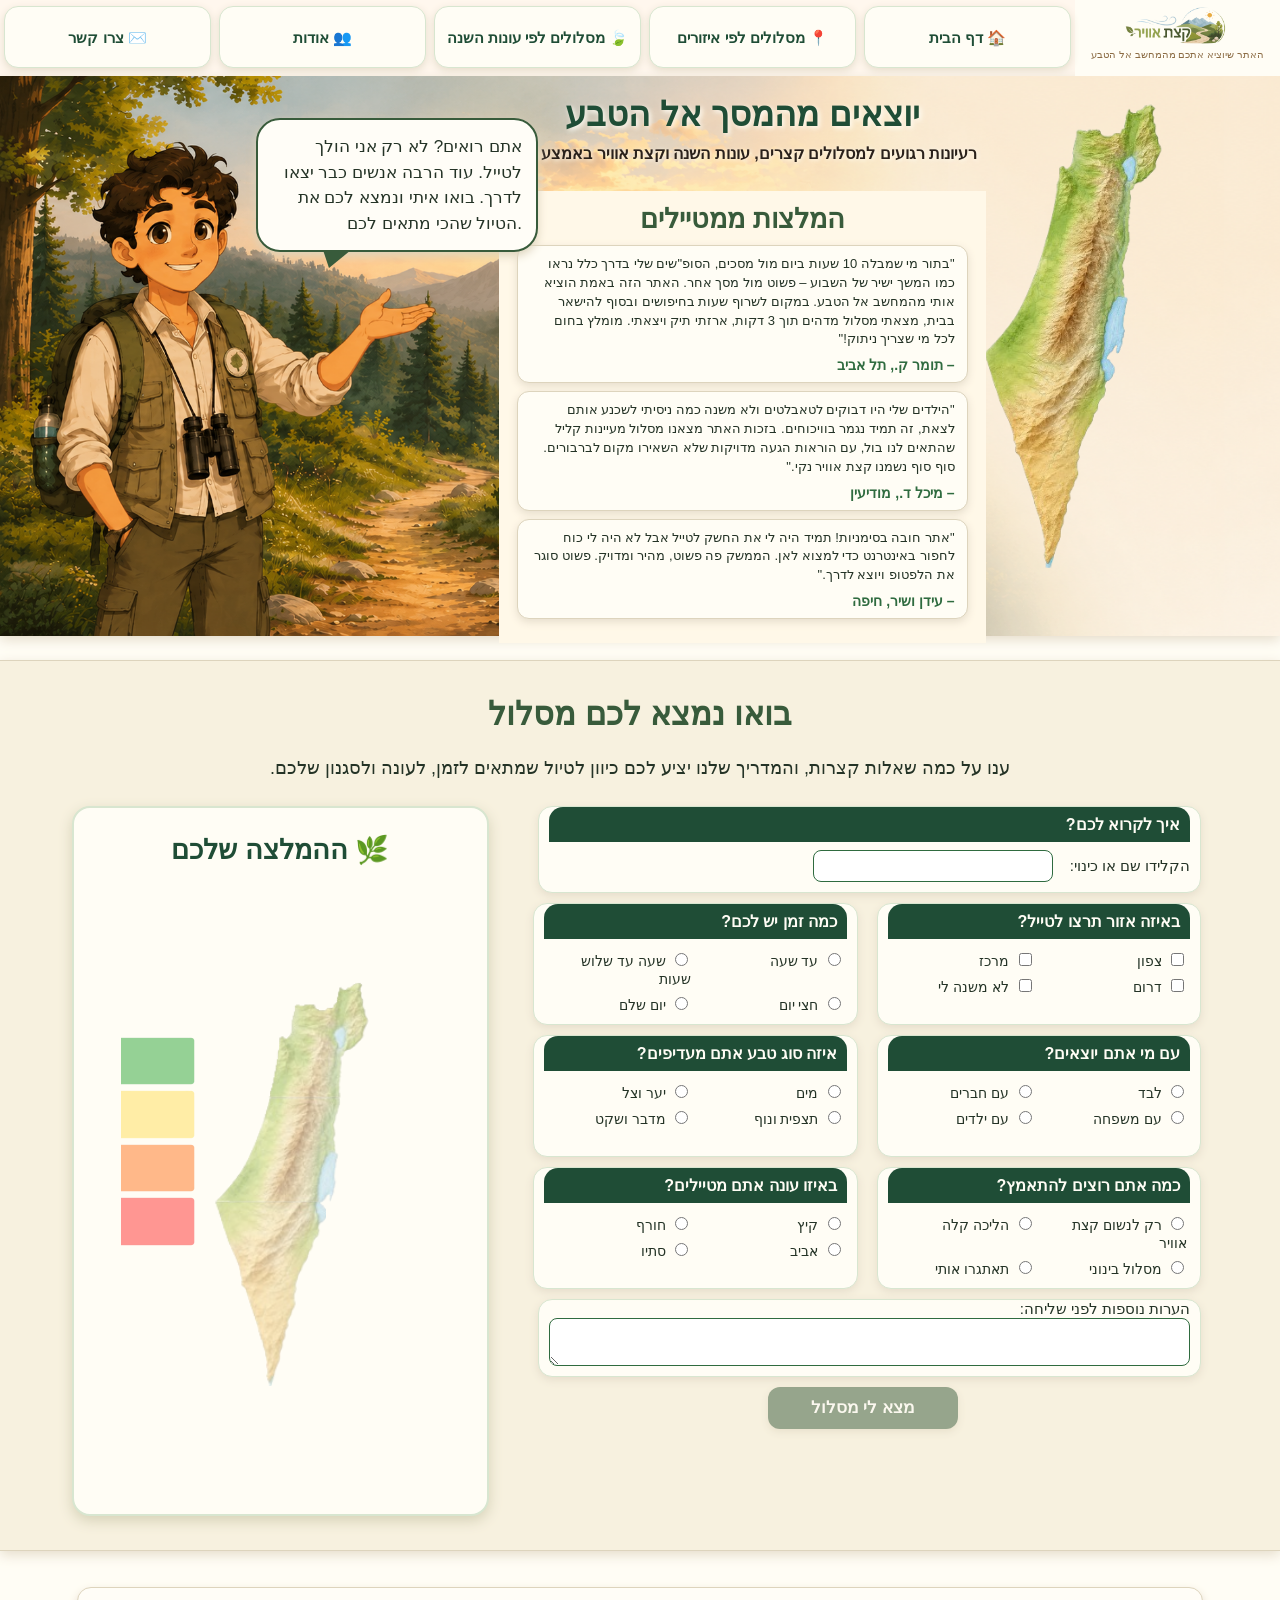
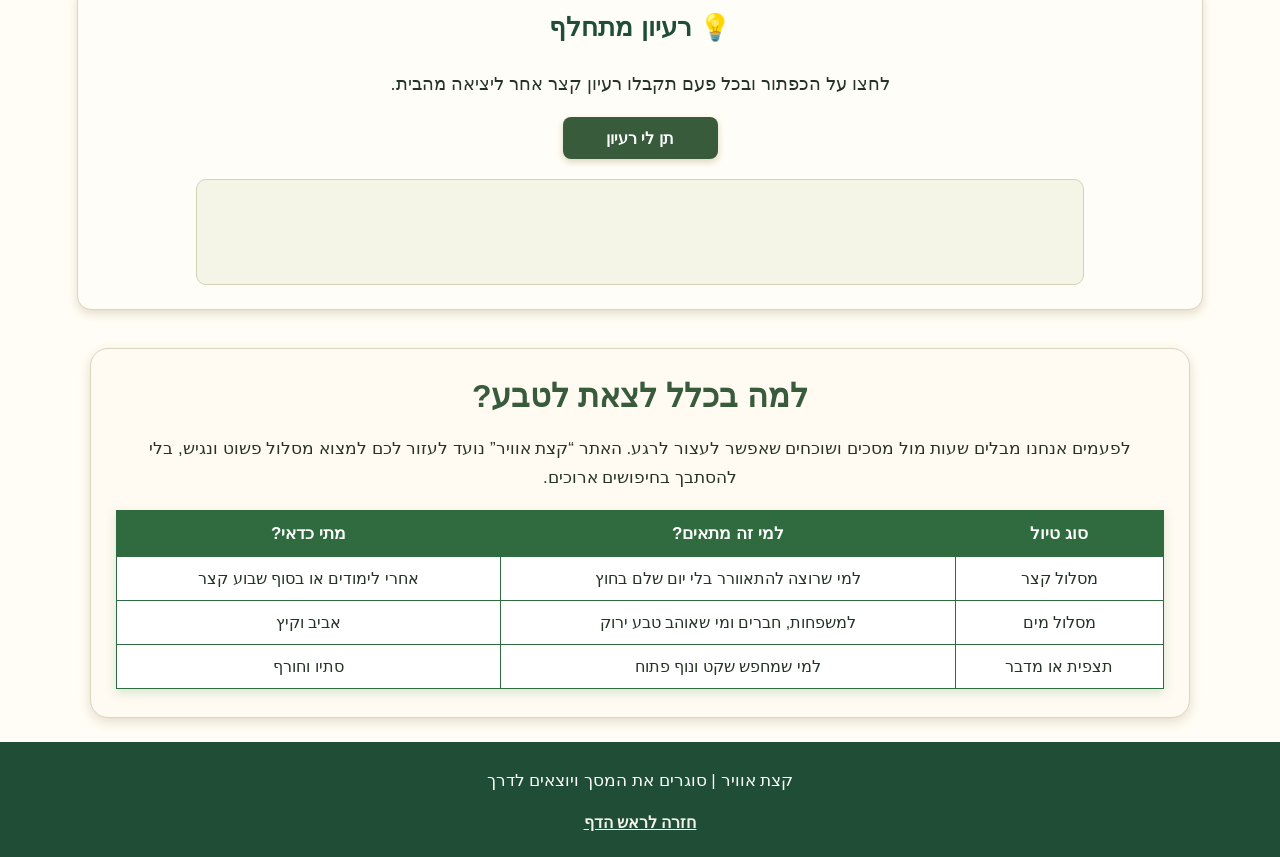
<file: index.html>
<!doctype html>
<html lang="he">
<head>
    <meta charset="utf-8" />
    <title>קצת אוויר</title>
    <meta name="description" content="אתר המלצות למסלולי טיול בטבע לפי אזורים ועונות השנה" />
    <meta name="keywords" content="טיולים, טבע, מסלולים, צפון, מרכז, דרום, קיץ, חורף, אביב, סתיו" />
    <meta name="author" content="אריאל פריידלין,גילי אלוני" />
    <meta name="viewport" content="width=device-width, initial-scale=1.0, user-scalable=yes">

    <link rel="icon" type="image/png" href="images/nature-icon.png" />

    <link href="styles/myStyle.css" rel="stylesheet" />
    <script src="jScripts/JavaScript.js"></script>
</head>

<body>

<div id="container">

    <header id="top">

        <div id="topBar">
            <div id="brandArea">
                <img id="siteLogo" src="images/site-logo-removebg-preview.png" alt="קצת אוויר" />
                <p>האתר שיוציא אתכם מהמחשב אל הטבע</p>
            </div>

            <nav>
                <ul>
                    <li><a href="index.html">🏠 דף הבית</a></li>

                    <li>
                        <a href="#">📍 מסלולים לפי איזורים</a>
                        <ul class="dropDown">
                            <li><a href="North.html">⛰️ מסלולים בצפון</a></li>
                            <li><a href="Center.html">🌳 מסלולים במרכז</a></li>
                            <li><a href="South.html">🌵 מסלולים בדרום</a></li>
                        </ul>
                    </li>

                    <li>
                        <a href="#">🍃 מסלולים לפי עונות השנה</a>
                        <ul class="dropDown">
                            <li><a href="#" onclick="return false">☀️ מסלולים לקיץ</a></li>
                            <li><a href="#" onclick="return false">❄️ מסלולים לחורף</a></li>
                            <li><a href="#" onclick="return false">🌸 מסלולים לאביב</a></li>
                            <li><a href="#" onclick="return false">🍂 מסלולים לסתיו</a></li>
                        </ul>
                    </li>

                    <li>
                        <a href="#">👥 אודות</a>
                        <ul class="dropDown">
                            <li><a href="siteMap.html">🗺️ מפת האתר</a></li>
                            <li><a href="about.html">🌿 קצת עלינו</a></li>
                        </ul>
                    </li>

                    <li><a href="contactUs.html">✉️ צרו קשר</a></li>
                </ul>
            </nav>
        </div>

    </header>

   <main>

        <section id="homeIntro">

            <div id="natureImageSide">
                <div id="introText">
                    <h1>יוצאים מהמסך אל הטבע</h1>
                    <p>רעיונות רגועים למסלולים קצרים, עונות השנה וקצת אוויר באמצע היום</p>
                </div>

                <div id="speechBubble">
                    <p>
                        אתם רואים? לא רק אני הולך לטייל. עוד הרבה אנשים כבר יצאו לדרך.
                        בואו איתי ונמצא לכם את הטיול שהכי מתאים לכם.
                    </p>
                </div>

                <img id="israelMap" src="images/israel-map.png" alt="מפת ישראל" />

                <div id="travelersRecommendations">

                <h2>המלצות ממטיילים</h2>

                <div class="recommendation">
                    <p>
                        "בתור מי שמבלה 10 שעות ביום מול מסכים, הסופ"שים שלי בדרך כלל נראו כמו המשך ישיר של השבוע –
                        פשוט מול מסך אחר. האתר הזה באמת הוציא אותי מהמחשב אל הטבע. במקום לשרוף שעות בחיפושים
                        ובסוף להישאר בבית, מצאתי מסלול מדהים תוך 3 דקות, ארזתי תיק ויצאתי.
                        מומלץ בחום לכל מי שצריך ניתוק!"
                    </p>
                    <h3>– תומר ק., תל אביב</h3>
                </div>

                <div class="recommendation">
                    <p>
                        "הילדים שלי היו דבוקים לטאבלטים ולא משנה כמה ניסיתי לשכנע אותם לצאת,
                        זה תמיד נגמר בוויכוחים. בזכות האתר מצאנו מסלול מעיינות קליל שהתאים לנו בול,
                        עם הוראות הגעה מדויקות שלא השאירו מקום לברבורים. סוף סוף נשמנו קצת אוויר נקי."
                    </p>
                    <h3>– מיכל ד., מודיעין</h3>
                </div>

                <div class="recommendation">
                    <p>
                        "אתר חובה בסימניות! תמיד היה לי את החשק לטייל אבל לא היה לי כוח לחפור
                        באינטרנט כדי למצוא לאן. הממשק פה פשוט, מהיר ומדויק.
                        פשוט סוגר את הלפטופ ויוצא לדרך."
                    </p>
                    <h3>– עידן ושיר, חיפה</h3>
                </div>

                </div>
            </div>

        </section>

        <section id="trailFinderSection" class="contentSection">

            <h2>בואו נמצא לכם מסלול</h2>

            <p class="trailIntro">
                ענו על כמה שאלות קצרות, והמדריך שלנו יציע לכם כיוון לטיול שמתאים לזמן, לעונה ולסגנון שלכם.
            </p>

            <div id="trailFinderBox">
                <div id="trailChoiceArea">
                    <!-- תיבת טקסט לשם המשתמש -->
                    <div class="trailTextBox">
                        <h3>איך לקרוא לכם?</h3>
                        <label for="travelerName">הקלידו שם או כינוי:</label>
                        <input type="text" id="travelerName" onkeyup="writeTravelerName()" onchange="writeTravelerName()" />
                    </div>

                    <!-- בחירת אזורים בארץ - אפשר לסמן כמה אזורים -->
                    <div class="trailQuestionBox">
                        <h3>באיזה אזור תרצו לטייל?</h3>
                        <label><input type="checkbox" id="areaNorth" onclick="chooseAreaBox('צפון', 0)" /> צפון</label>
                        <label><input type="checkbox" id="areaCenter" onclick="chooseAreaBox('מרכז', 1)" /> מרכז</label>
                        <label><input type="checkbox" id="areaSouth" onclick="chooseAreaBox('דרום', 2)" /> דרום</label>
                        <label><input type="checkbox" id="areaAny" onclick="chooseAreaBox('לא משנה לי', 3)" /> לא משנה לי</label>
                    </div>

                    <!-- שאלות רדיו - בכל שאלה אפשר לבחור תשובה אחת -->
                    <div class="trailQuestionBox">
                        <h3>כמה זמן יש לכם?</h3>
                        <label><input type="radio" id="timeShort" name="trailTime" onclick="chooseTime('לזמן קצר', '⏱️ עד שעה')" /> עד שעה</label>
                        <label><input type="radio" id="timeMedium" name="trailTime" onclick="chooseTime('לשעה עד שלוש שעות', '⏱️ 1-3 שעות')" /> שעה עד שלוש שעות</label>
                        <label><input type="radio" id="timeHalf" name="trailTime" onclick="chooseTime('לחצי יום', '⏱️ חצי יום')" /> חצי יום</label>
                        <label><input type="radio" id="timeFull" name="trailTime" onclick="chooseTime('ליום שלם', '⏱️ יום שלם')" /> יום שלם</label>
                    </div>

                    <div class="trailQuestionBox">
                        <h3>עם מי אתם יוצאים?</h3>
                        <label><input type="radio" id="whoAlone" name="trailWith" onclick="chooseWith('לטיול לבד', '🚶 לבד')" /> לבד</label>
                        <label><input type="radio" id="whoFriends" name="trailWith" onclick="chooseWith('לטיול עם חברים', '👥 חברים')" /> עם חברים</label>
                        <label><input type="radio" id="whoFamily" name="trailWith" onclick="chooseWith('לטיול משפחתי', '👨‍👩‍👧 משפחה')" /> עם משפחה</label>
                        <label><input type="radio" id="whoKids" name="trailWith" onclick="chooseWith('לטיול עם ילדים', '🧒 ילדים')" /> עם ילדים</label>
                    </div>

                    <!-- סוג טבע - בחירת רדיו אחת שמשפיעה על ההמלצה -->
                    <div class="trailQuestionBox">
                        <h3>איזה סוג טבע אתם מעדיפים?</h3>
                        <label><input type="radio" id="natureWater" name="trailNature" onclick="chooseNature('מים', 'water', 0)" /> מים</label>
                        <label><input type="radio" id="natureForest" name="trailNature" onclick="chooseNature('יער וצל', 'forest', 1)" /> יער וצל</label>
                        <label><input type="radio" id="natureView" name="trailNature" onclick="chooseNature('תצפית ונוף', 'view', 2)" /> תצפית ונוף</label>
                        <label><input type="radio" id="natureDesert" name="trailNature" onclick="chooseNature('מדבר ושקט', 'desert', 3)" /> מדבר ושקט</label>
                    </div>

                    <div class="trailQuestionBox">
                        <h3>כמה אתם רוצים להתאמץ?</h3>
                        <label><input type="radio" id="effortAir" name="trailEffort" onclick="chooseEffort('קליל מאוד', 0)" /> רק לנשום קצת אוויר</label>
                        <label><input type="radio" id="effortEasy" name="trailEffort" onclick="chooseEffort('בהליכה קלה', 1)" /> הליכה קלה</label>
                        <label><input type="radio" id="effortMedium" name="trailEffort" onclick="chooseEffort('ברמת קושי בינונית', 2)" /> מסלול בינוני</label>
                        <label><input type="radio" id="effortHard" name="trailEffort" onclick="chooseEffort('מאתגר יותר', 3)" /> תאתגרו אותי</label>
                    </div>

                    <div class="trailQuestionBox">
                        <h3>באיזו עונה אתם מטיילים?</h3>
                        <label><input type="radio" id="seasonSummer" name="trailSeason" onclick="chooseSeason('בקיץ', 'summer', '☀️ קיץ')" /> קיץ</label>
                        <label><input type="radio" id="seasonWinter" name="trailSeason" onclick="chooseSeason('בחורף', 'winter', '❄️ חורף')" /> חורף</label>
                        <label><input type="radio" id="seasonSpring" name="trailSeason" onclick="chooseSeason('באביב', 'spring', '🌸 אביב')" /> אביב</label>
                        <label><input type="radio" id="seasonAutumn" name="trailSeason" onclick="chooseSeason('בסתיו', 'autumn', '🍂 סתיו')" /> סתיו</label>
                    </div>

                    <!-- הערות חופשיות לפני יצירת ההמלצה -->
                    <div class="trailNotesBox">
                        <label for="trailNotes">הערות נוספות לפני שליחה:</label>
                        <textarea id="trailNotes" onkeyup="writeTrailNotes()" onchange="writeTrailNotes()"></textarea>
                    </div>

                    <!-- כפתור ההמלצה נפתח רק אחרי שממלאים את השדות הדרושים -->
                    <input id="findTrailButton" type="button" value="מצא לי מסלול" onclick="findTrail()" disabled />
                </div>

                <!-- אזור התוצאה: מפה, סימוני בחירה וסיכום הטיול -->
                <div id="trailResultArea">
                    <h3>🌿 ההמלצה שלכם</h3>
                    <div id="trailMapBox">
                        <div id="seasonInfo" class="trailInfoBox topLeftInfo" hidden></div>
                        <div id="timeInfo" class="trailInfoBox topRightInfo" hidden></div>
                        <!-- חלקי המפה: בהתחלה שקופים, וכשלוחצים על אזור החלק נדלק -->
                        <div id="mapPartsBox">
                            <img id="mapNorthDim" class="mapPart northPart dimPart" src="images/onlyNorth-removebg-preview.png" alt="צפון" />
                            <img id="mapCenterDim" class="mapPart centerPart dimPart" src="images/onlyCenter-removebg-preview.png" alt="מרכז" />
                            <img id="mapSouthDim" class="mapPart southPart dimPart" src="images/onlySouth-removebg-preview.png" alt="דרום" />
                            <img id="mapNorthFull" class="mapPart northPart fullPart" src="images/onlyNorth-removebg-preview.png" alt="צפון" hidden />
                            <img id="mapCenterFull" class="mapPart centerPart fullPart" src="images/onlyCenter-removebg-preview.png" alt="מרכז" hidden />
                            <img id="mapSouthFull" class="mapPart southPart fullPart" src="images/onlySouth-removebg-preview.png" alt="דרום" hidden />
                        </div>
                        <!-- סולם קושי: החץ עובר לצבע שמתאים לרמת המאמץ שנבחרה -->
                        <div id="effortScaleBox">
                            <div class="effortLine">
                                <img id="effortGreenDim" class="effortBar dimPart" src="images/5-removebg-preview (2).png" alt="קליל" />
                                <img id="effortGreenFull" class="effortBar fullPart" src="images/5-removebg-preview (2).png" alt="קליל" hidden />
                                <img id="effortArrowGreen" class="effortArrow" src="images/Arrow.png" alt="חץ" hidden />
                            </div>
                            <div class="effortLine">
                                <img id="effortYellowDim" class="effortBar dimPart" src="images/6-removebg-preview.png" alt="קל" />
                                <img id="effortYellowFull" class="effortBar fullPart" src="images/6-removebg-preview.png" alt="קל" hidden />
                                <img id="effortArrowYellow" class="effortArrow" src="images/Arrow.png" alt="חץ" hidden />
                            </div>
                            <div class="effortLine">
                                <img id="effortOrangeDim" class="effortBar dimPart" src="images/7-removebg-preview.png" alt="בינוני" />
                                <img id="effortOrangeFull" class="effortBar fullPart" src="images/7-removebg-preview.png" alt="בינוני" hidden />
                                <img id="effortArrowOrange" class="effortArrow" src="images/Arrow.png" alt="חץ" hidden />
                            </div>
                            <div class="effortLine">
                                <img id="effortRedDim" class="effortBar dimPart" src="images/8-removebg-preview.png" alt="קשה" />
                                <img id="effortRedFull" class="effortBar fullPart" src="images/8-removebg-preview.png" alt="קשה" hidden />
                                <img id="effortArrowRed" class="effortArrow" src="images/Arrow.png" alt="חץ" hidden />
                            </div>
                        </div>
                        <div id="natureInfo" class="trailInfoBox bottomLeftInfo" hidden></div>
                        <div id="withInfo" class="trailInfoBox bottomRightInfo" hidden></div>
                        <p id="trailResult" hidden></p>
                    </div>
                </div>
            </div>

        </section>

        <section id="quickIdeaSection" class="contentSection">

            <div id="wideTipBox" class="tripBox">
                <h3>💡 רעיון מתחלף</h3>
                <p>
                    לחצו על הכפתור ובכל פעם תקבלו רעיון קצר אחר ליציאה מהבית.
                </p>

                <input type="button" value="תן לי רעיון" onclick="showTip()" />

                <p id="tipResult" class="resultBox"></p>
            </div>

        </section>

        <section class="contentSection">

            <h2>למה בכלל לצאת לטבע?</h2>

            <p>
                לפעמים אנחנו מבלים שעות מול מסכים ושוכחים שאפשר לעצור לרגע.
                האתר “קצת אוויר” נועד לעזור לכם למצוא מסלול פשוט ונגיש,
                בלי להסתבך בחיפושים ארוכים.
            </p>

            <table>
                <tr>
                    <th>סוג טיול</th>
                    <th>למי זה מתאים?</th>
                    <th>מתי כדאי?</th>
                </tr>

                <tr>
                    <td>מסלול קצר</td>
                    <td>למי שרוצה להתאוורר בלי יום שלם בחוץ</td>
                    <td>אחרי לימודים או בסוף שבוע קצר</td>
                </tr>

                <tr>
                    <td>מסלול מים</td>
                    <td>למשפחות, חברים ומי שאוהב טבע ירוק</td>
                    <td>אביב וקיץ</td>
                </tr>

                <tr>
                    <td>תצפית או מדבר</td>
                    <td>למי שמחפש שקט ונוף פתוח</td>
                    <td>סתיו וחורף</td>
                </tr>
            </table>

        </section>

    </main>

    <footer>
        <p>קצת אוויר | סוגרים את המסך ויוצאים לדרך</p>
        <a href="#top">חזרה לראש הדף</a>
    </footer>

</div>

</body>
</html>
</file>
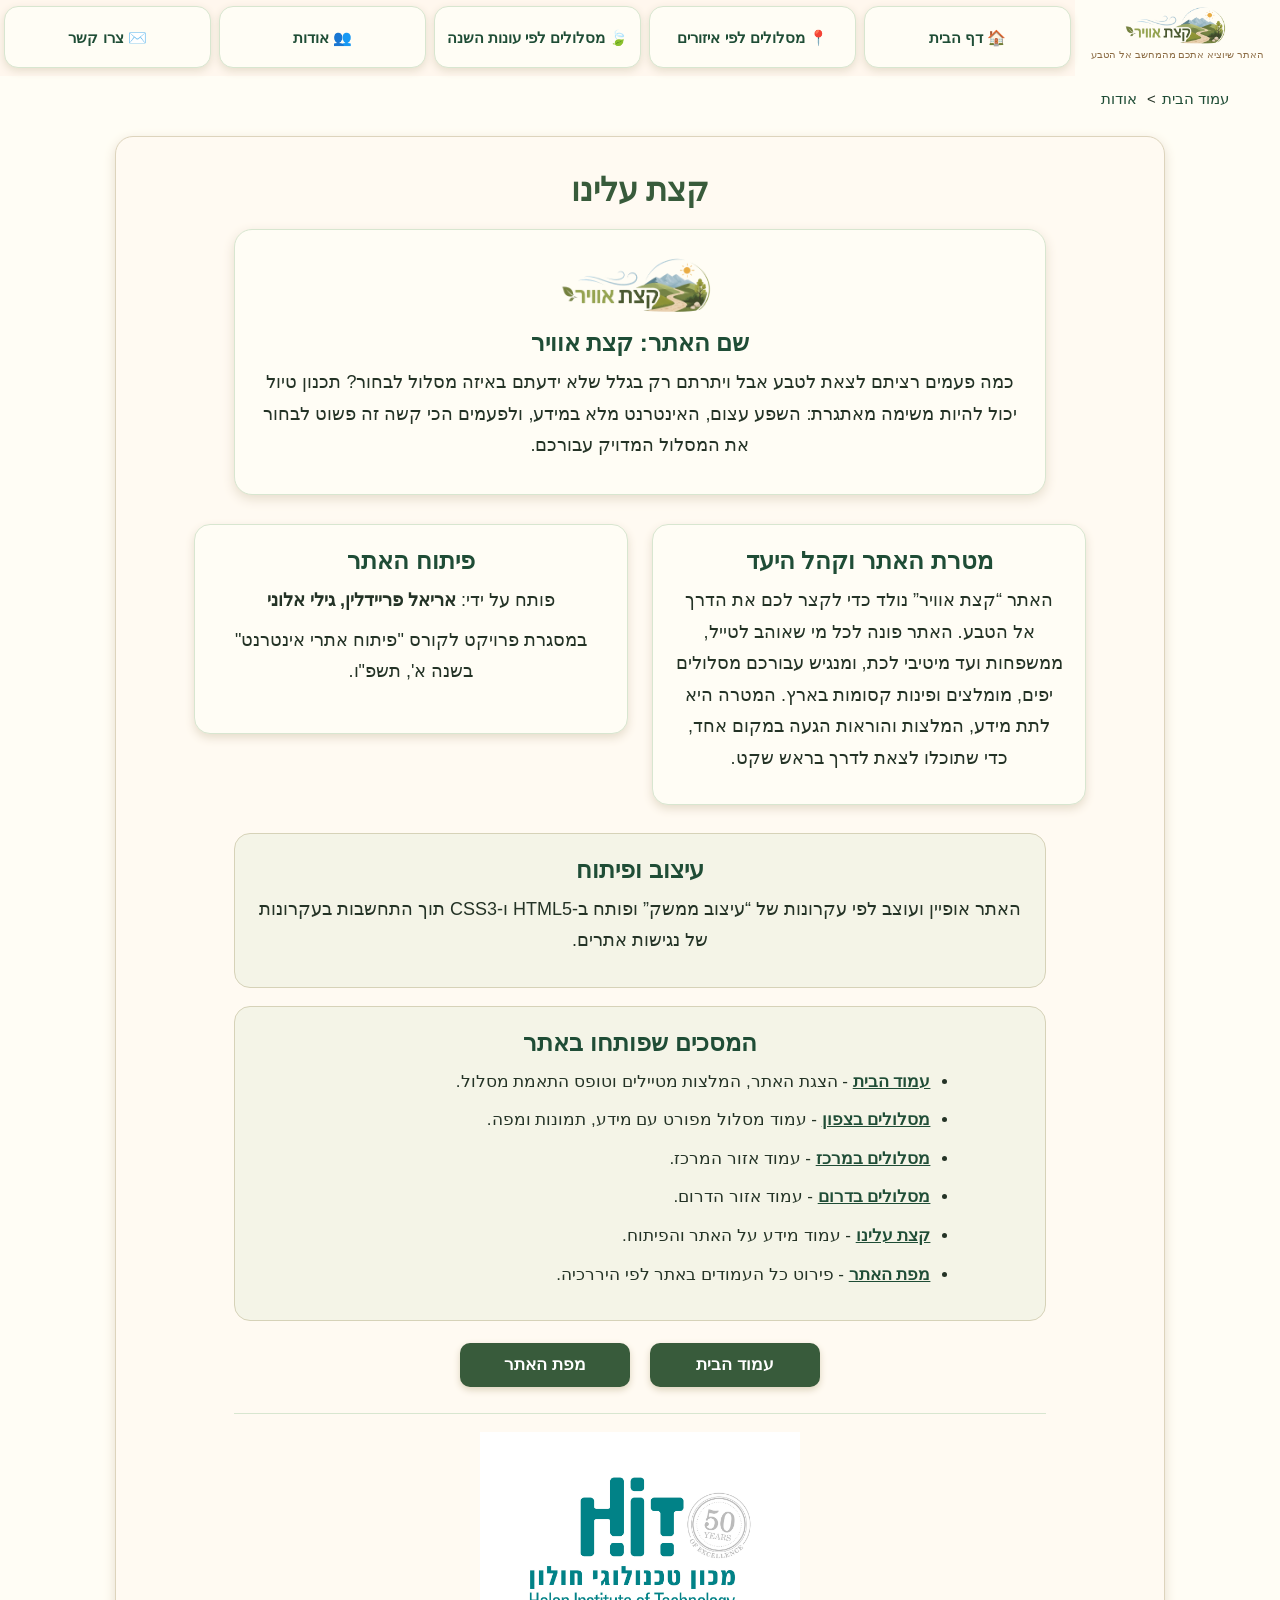
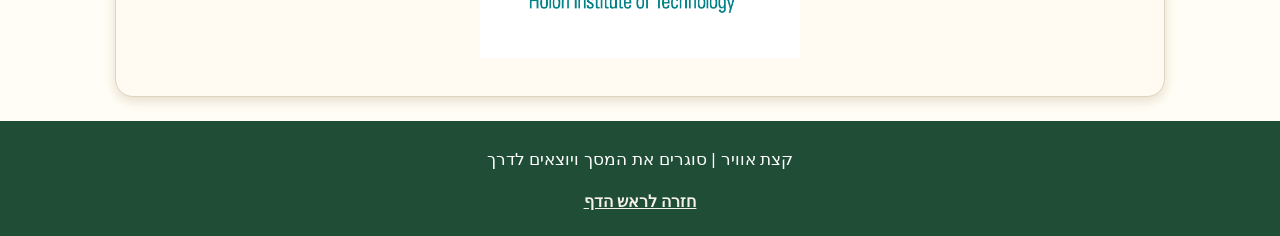
<file: about.html>
<!doctype html>
<html lang="he">
<head>
    <meta charset="utf-8" />
    <title>קצת עלינו - קצת אוויר</title>
    <meta name="description" content="קצת על האתר קצת אוויר" />
    <meta name="keywords" content="אודות, קצת אוויר, טיולים, טבע" />
    <meta name="author" content="אריאל פריידלין,גילי אלוני" />
    <meta name="viewport" content="width=device-width, initial-scale=1.0, user-scalable=yes">

    <link rel="icon" type="image/png" href="images/nature-icon.png" />
    <link href="styles/myStyle.css" rel="stylesheet" />
</head>

<body>

<div id="container">

    <header id="top">
        <div id="topBar">
            <div id="brandArea">
                <img id="siteLogo" src="images/site-logo-removebg-preview.png" alt="קצת אוויר" />
                <p>האתר שיוציא אתכם מהמחשב אל הטבע</p>
            </div>

            <nav>
                <ul>
                    <li><a href="index.html">🏠 דף הבית</a></li>

                    <li>
                        <a href="#">📍 מסלולים לפי איזורים</a>
                        <ul class="dropDown">
                            <li><a href="North.html">⛰️ מסלולים בצפון</a></li>
                            <li><a href="Center.html">🌳 מסלולים במרכז</a></li>
                            <li><a href="South.html">🌵 מסלולים בדרום</a></li>
                        </ul>
                    </li>

                    <li>
                        <a href="#">🍃 מסלולים לפי עונות השנה</a>
                        <ul class="dropDown">
                            <li><a href="#" onclick="return false">☀️ מסלולים לקיץ</a></li>
                            <li><a href="#" onclick="return false">❄️ מסלולים לחורף</a></li>
                            <li><a href="#" onclick="return false">🌸 מסלולים לאביב</a></li>
                            <li><a href="#" onclick="return false">🍂 מסלולים לסתיו</a></li>
                        </ul>
                    </li>

                    <li>
                        <a href="#">👥 אודות</a>
                        <ul class="dropDown">
                            <li><a href="siteMap.html">🗺️ מפת האתר</a></li>
                            <li><a href="about.html">🌿 קצת עלינו</a></li>
                        </ul>
                    </li>

                    <li><a href="contactUs.html">✉️ צרו קשר</a></li>
                </ul>
            </nav>
        </div>
       
    </header>
    
    <div class="breadiv">
        <nav aria-label="breadcrumbs" class="breadcrumbs">
            <ul>
                <li><a href="index.html">עמוד הבית</a></li>
                <li><a href="about.html">אודות</a></li>
            </ul>
        </nav>
    </div>
   
    
    <main>
        <section id="aboutPage" class="contentSection">
            <h2>קצת עלינו</h2>

            <div id="aboutHeroBox">
                <img src="images/site-logo-removebg-preview.png" alt="קצת אוויר" />
                <h3>שם האתר: קצת אוויר</h3>
                <p>
                    כמה פעמים רציתם לצאת לטבע אבל ויתרתם רק בגלל שלא ידעתם
                    באיזה מסלול לבחור? תכנון טיול יכול להיות משימה מאתגרת:
                    השפע עצום, האינטרנט מלא במידע, ולפעמים הכי קשה זה פשוט
                    לבחור את המסלול המדויק עבורכם.
                </p>
            </div>

            <div class="aboutInfoBox">
                <h3>מטרת האתר וקהל היעד</h3>
                <p>
                    האתר “קצת אוויר” נולד כדי לקצר לכם את הדרך אל הטבע.
                    האתר פונה לכל מי שאוהב לטייל, ממשפחות ועד מיטיבי לכת,
                    ומנגיש עבורכם מסלולים יפים, מומלצים ופינות קסומות בארץ.
                    המטרה היא לתת מידע, המלצות והוראות הגעה במקום אחד,
                    כדי שתוכלו לצאת לדרך בראש שקט.
                </p>
            </div>

            <div class="aboutInfoBox">
                <h3>פיתוח האתר</h3>
                <p>
                    פותח על ידי: <strong>אריאל פריידלין, גילי אלוני</strong>
                </p>

                <p>
                    במסגרת פרויקט לקורס "פיתוח אתרי אינטרנט" בשנה א', תשפ"ו.
                </p>
            </div>

            <div class="aboutWideBox">
                <h3>עיצוב ופיתוח</h3>
                <p>
                    האתר אופיין ועוצב לפי עקרונות של “עיצוב ממשק” ופותח ב-HTML5
                    ו-CSS3 תוך התחשבות בעקרונות של נגישות אתרים.
                </p>
            </div>

            <div class="aboutWideBox">
                <h3>המסכים שפותחו באתר</h3>
                <ul id="aboutPagesList">
                    <li><a href="index.html">עמוד הבית</a> - הצגת האתר, המלצות מטיילים וטופס התאמת מסלול.</li>
                    <li><a href="North.html">מסלולים בצפון</a> - עמוד מסלול מפורט עם מידע, תמונות ומפה.</li>
                    <li><a href="Center.html">מסלולים במרכז</a> - עמוד אזור המרכז.</li>
                    <li><a href="South.html">מסלולים בדרום</a> - עמוד אזור הדרום.</li>
                    <li><a href="aboutUs.html">קצת עלינו</a> - עמוד מידע על האתר והפיתוח.</li>
                    <li><a href="siteMap.html">מפת האתר</a> - פירוט כל העמודים באתר לפי היררכיה.</li>
                </ul>
            </div>

            <div id="aboutLinksBox">
                <a href="index.html">עמוד הבית</a>
                <a href="siteMap.html">מפת האתר</a>
            </div>

            <div id="hitLogoBox">
                <img src="images/hit-logo.png" alt="לוגו HIT" />
            </div>
        </section>
    </main>

    <footer>
        <p>קצת אוויר | סוגרים את המסך ויוצאים לדרך</p>
        <a href="#top">חזרה לראש הדף</a>
    </footer>

</div>

</body>
</html>
</file>
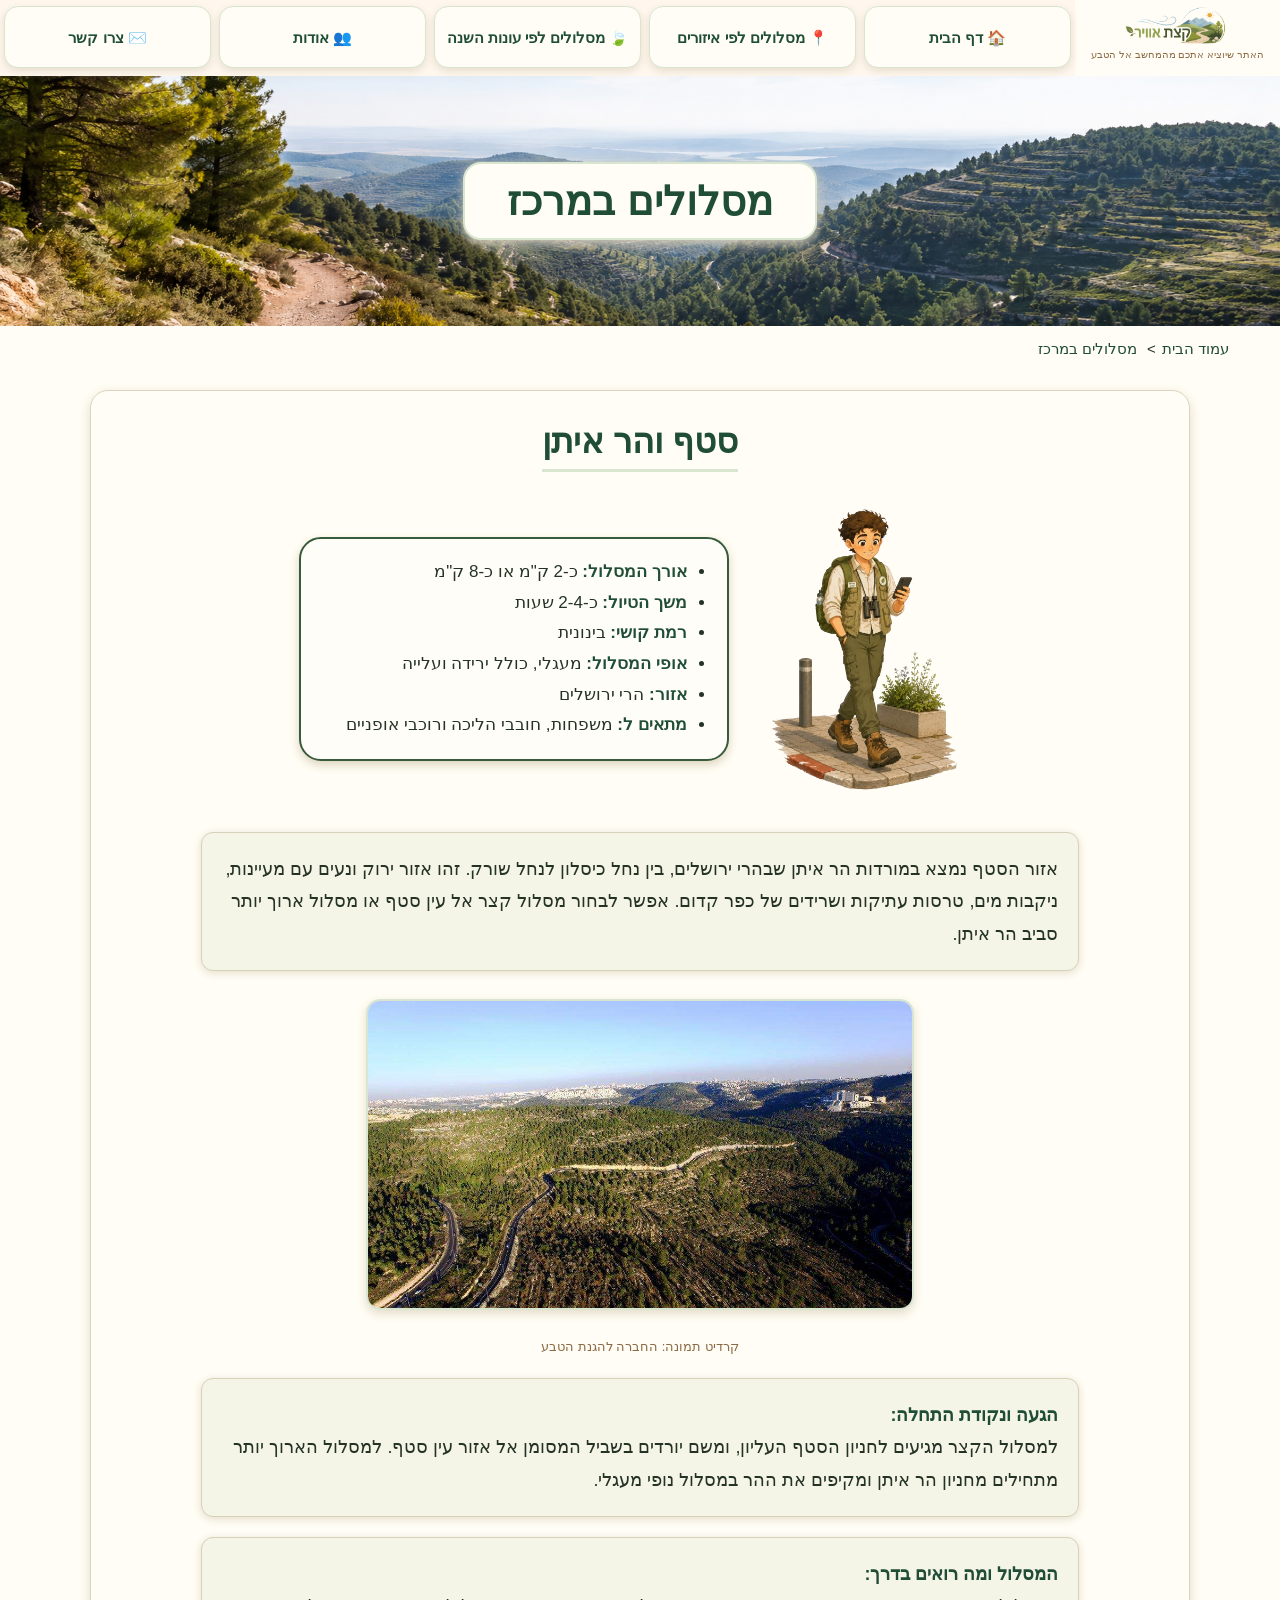
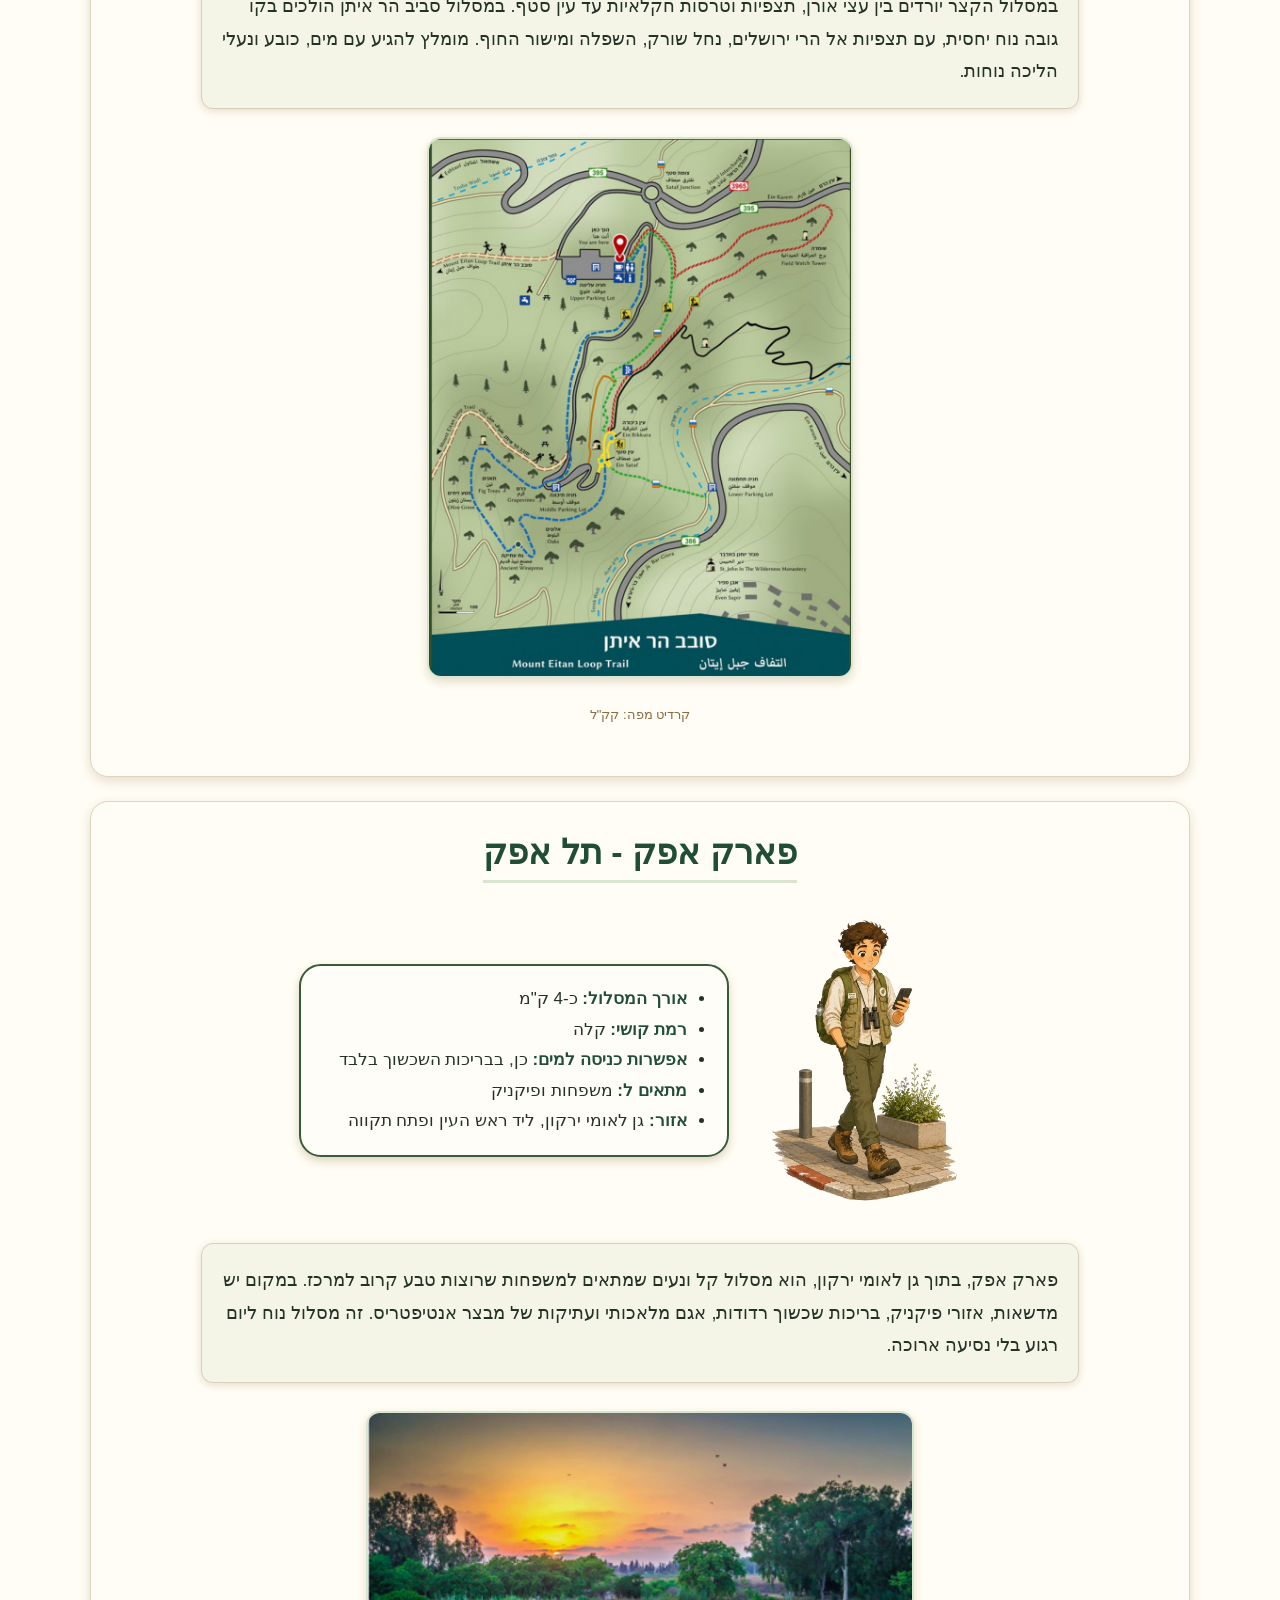
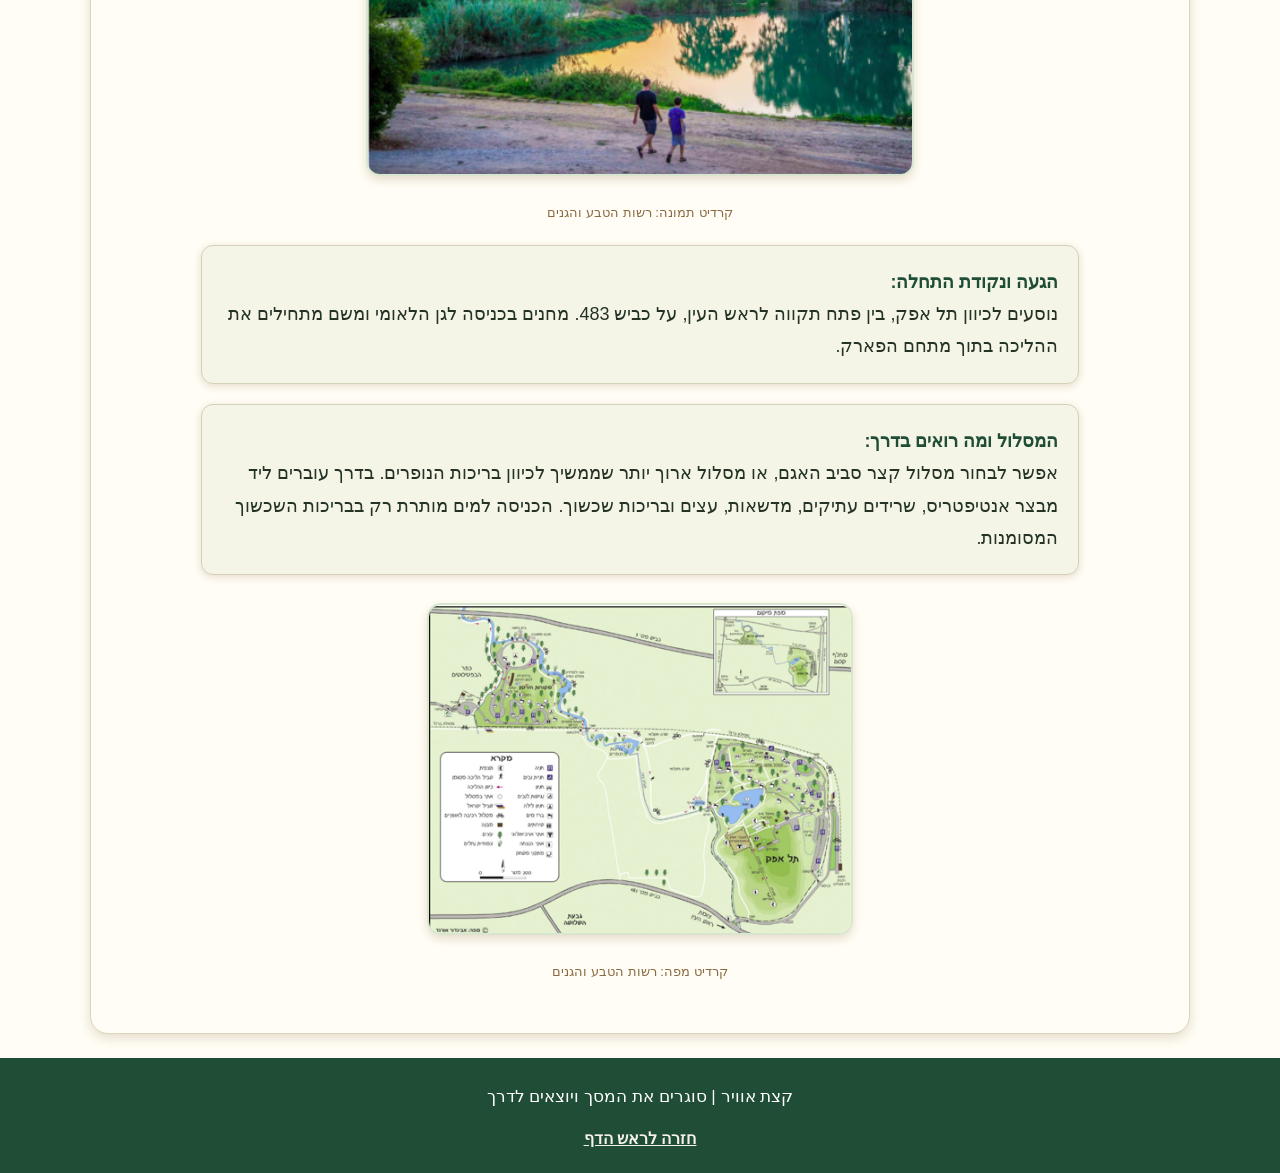
<file: Center.html>
<!doctype html>
<html lang="he">
<head>
    <meta charset="utf-8" />
    <title>מסלולים במרכז - קצת אוויר</title>
    <meta name="description" content="מסלול טיול במרכז באתר קצת אוויר" />
    <meta name="keywords" content="טיולים, מרכז, סטף, הר איתן, פארק אפק, קצת אוויר" />
    <meta name="author" content="אריאל פריידלין,גילי אלוני" />
    <meta name="viewport" content="width=device-width, initial-scale=1.0, user-scalable=yes">

    <link rel="icon" type="image/png" href="images/nature-icon.png" />
    <link href="styles/myStyle.css" rel="stylesheet" />
</head>

<body>

<div id="container">

    <header id="top">
        <div id="topBar">
            <div id="brandArea">
                <img id="siteLogo" src="images/site-logo-removebg-preview.png" alt="קצת אוויר" />
                <p>האתר שיוציא אתכם מהמחשב אל הטבע</p>
            </div>

            <nav>
                <ul>
                    <li><a href="index.html">🏠 דף הבית</a></li>

                    <li>
                        <a href="#">📍 מסלולים לפי איזורים</a>
                        <ul class="dropDown">
                            <li><a href="North.html">⛰️ מסלולים בצפון</a></li>
                            <li><a href="Center.html">🌳 מסלולים במרכז</a></li>
                            <li><a href="South.html">🌵 מסלולים בדרום</a></li>
                        </ul>
                    </li>

                    <li>
                        <a href="#">🍃 מסלולים לפי עונות השנה</a>
                        <ul class="dropDown">
                            <li><a href="#" onclick="return false">☀️ מסלולים לקיץ</a></li>
                            <li><a href="#" onclick="return false">❄️ מסלולים לחורף</a></li>
                            <li><a href="#" onclick="return false">🌸 מסלולים לאביב</a></li>
                            <li><a href="#" onclick="return false">🍂 מסלולים לסתיו</a></li>
                        </ul>
                    </li>

                    <li>
                        <a href="#">👥 אודות</a>
                        <ul class="dropDown">
                            <li><a href="siteMap.html">🗺️ מפת האתר</a></li>
                            <li><a href="about.html">🌿 קצת עלינו</a></li>
                        </ul>
                    </li>

                    <li><a href="contactUs.html">✉️ צרו קשר</a></li>
                </ul>
            </nav>
        </div>
      
    </header>

    
    <main>
        <section id="centerHero" class="contentHero">
            <h1>מסלולים במרכז</h1>
        </section>

        <div class="breadiv">
            <nav aria-label="breadcrumbs" class="breadcrumbs">
                <ul>
                    <li><a href="index.html">עמוד הבית</a></li>
                    <li><a href="Center.html">מסלולים במרכז</a></li>
                </ul>
            </nav>
        </div>
        
        <article class="route-content">
            <div class="route-header">
                <h2>סטף והר איתן</h2>
            </div>

            <div class="route-summary">
                <img src="images/GuideInCity.png" alt="איור של מדריך טיולים במרכז" class="guideCharacter">

                <div class="bubble">
                    <ul>
                        <li><strong>אורך המסלול:</strong> כ-2 ק"מ או כ-8 ק"מ</li>
                        <li><strong>משך הטיול:</strong> כ-2-4 שעות</li>
                        <li><strong>רמת קושי:</strong> בינונית</li>
                        <li><strong>אופי המסלול:</strong> מעגלי, כולל ירידה ועלייה</li>
                        <li><strong>אזור:</strong> הרי ירושלים</li>
                        <li><strong>מתאים ל:</strong> משפחות, חובבי הליכה ורוכבי אופניים</li>
                    </ul>
                </div>
            </div>

            <div class="route-text">
                <p>
                    אזור הסטף נמצא במורדות הר איתן שבהרי ירושלים, בין נחל כיסלון לנחל שורק.
                    זהו אזור ירוק ונעים עם מעיינות, ניקבות מים, טרסות עתיקות ושרידים של כפר קדום.
                    אפשר לבחור מסלול קצר אל עין סטף או מסלול ארוך יותר סביב הר איתן.
                </p>

                <img src="images/staf-mountain.png" alt="הר איתן">
                <p class="imageCredit">קרדיט תמונה: החברה להגנת הטבע</p>

                <p>
                    <strong>הגעה ונקודת התחלה:</strong><br>
                    למסלול הקצר מגיעים לחניון הסטף העליון, ומשם יורדים בשביל המסומן אל אזור עין סטף.
                    למסלול הארוך יותר מתחילים מחניון הר איתן ומקיפים את ההר במסלול נופי מעגלי.
                </p>

                <p>
                    <strong>המסלול ומה רואים בדרך:</strong><br>
                    במסלול הקצר יורדים בין עצי אורן, תצפיות וטרסות חקלאיות עד עין סטף.
                    במסלול סביב הר איתן הולכים בקו גובה נוח יחסית, עם תצפיות אל הרי ירושלים,
                    נחל שורק, השפלה ומישור החוף. מומלץ להגיע עם מים, כובע ונעלי הליכה נוחות.
                </p>

                <img src="images/staf-map.png" alt="מפת מסלול סובב הר איתן" class="map">
                <p class="imageCredit">קרדיט מפה: קק"ל</p>
            </div>
        </article>

        <article class="route-content">
            <div class="route-header">
                <h2>פארק אפק - תל אפק</h2>
            </div>

            <div class="route-summary">
                <img src="images/GuideInCity.png" alt="איור של מדריך טיולים במרכז" class="guideCharacter">

                <div class="bubble">
                    <ul>
                        <li><strong>אורך המסלול:</strong> כ-4 ק"מ</li>
                        <li><strong>רמת קושי:</strong> קלה</li>
                        <li><strong>אפשרות כניסה למים:</strong> כן, בבריכות השכשוך בלבד</li>
                        <li><strong>מתאים ל:</strong> משפחות ופיקניק</li>
                        <li><strong>אזור:</strong> גן לאומי ירקון, ליד ראש העין ופתח תקווה</li>
                    </ul>
                </div>
            </div>

            <div class="route-text">
                <p>
                    פארק אפק, בתוך גן לאומי ירקון, הוא מסלול קל ונעים שמתאים למשפחות שרוצות טבע קרוב למרכז.
                    במקום יש מדשאות, אזורי פיקניק, בריכות שכשוך רדודות, אגם מלאכותי ועתיקות של מבצר אנטיפטריס.
                    זה מסלול נוח ליום רגוע בלי נסיעה ארוכה.
                </p>

                <img src="images/afek-park.png" alt="פארק אפק">
                <p class="imageCredit">קרדיט תמונה: רשות הטבע והגנים</p>

                <p>
                    <strong>הגעה ונקודת התחלה:</strong><br>
                    נוסעים לכיוון תל אפק, בין פתח תקווה לראש העין, על כביש 483.
                    מחנים בכניסה לגן הלאומי ומשם מתחילים את ההליכה בתוך מתחם הפארק.
                </p>

                <p>
                    <strong>המסלול ומה רואים בדרך:</strong><br>
                    אפשר לבחור מסלול קצר סביב האגם, או מסלול ארוך יותר שממשיך לכיוון בריכות הנופרים.
                    בדרך עוברים ליד מבצר אנטיפטריס, שרידים עתיקים, מדשאות, עצים ובריכות שכשוך.
                    הכניסה למים מותרת רק בבריכות השכשוך המסומנות.
                </p>

                <img src="images/afek-map.png" alt="מפת פארק אפק" class="map">
                <p class="imageCredit">קרדיט מפה: רשות הטבע והגנים</p>
            </div>
        </article>

    </main>

    <footer>
        <p>קצת אוויר | סוגרים את המסך ויוצאים לדרך</p>
        <a href="#top">חזרה לראש הדף</a>
    </footer>

</div>

</body>
</html>
</file>
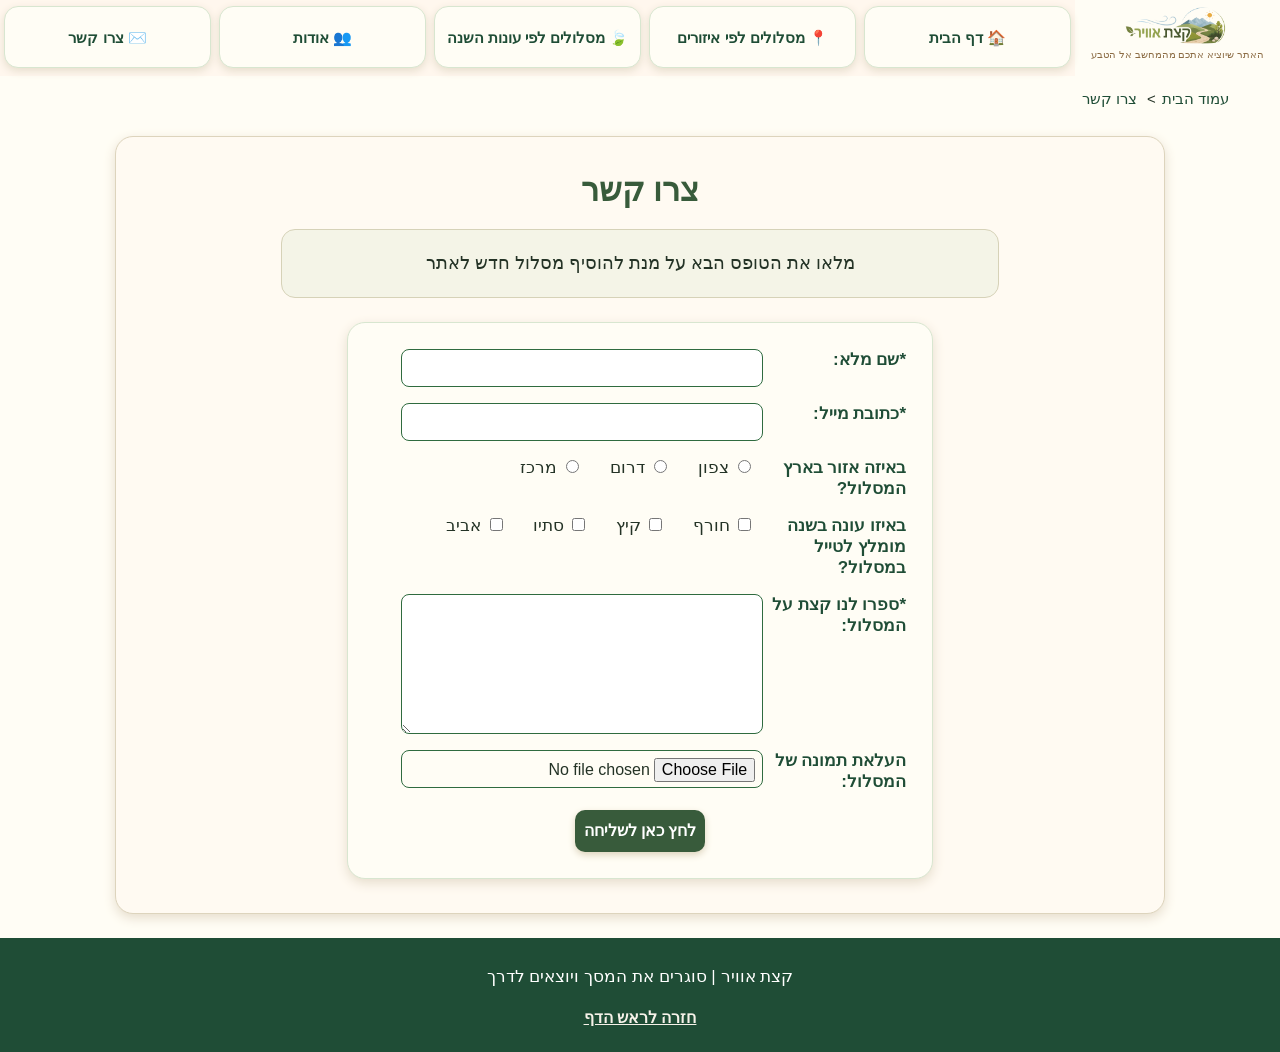
<file: contactUs.html>
<!doctype html>
<html lang="he">
<head>
    <meta charset="utf-8" />
    <title>צרו קשר - קצת אוויר</title>
    <meta name="description" content="עמוד יצירת קשר באתר קצת אוויר" />
    <meta name="keywords" content="צור קשר, טיולים, מסלולים, קצת אוויר" />
    <meta name="author" content="אריאל פריידלין, גילי אלוני" />
    <meta name="viewport" content="width=device-width, initial-scale=1.0, user-scalable=yes">

    <link rel="icon" type="image/png" href="images/nature-icon.png" />
    <link href="styles/myStyle.css" rel="stylesheet" />
</head>

<body>

<div id="container">

    <header id="top">
        <div id="topBar">
            <div id="brandArea">
                <img id="siteLogo" src="images/site-logo-removebg-preview.png" alt="קצת אוויר" />
                <p>האתר שיוציא אתכם מהמחשב אל הטבע</p>
            </div>

            <nav>
                <ul>
                    <li><a href="index.html">🏠 דף הבית</a></li>

                    <li>
                        <a href="#">📍 מסלולים לפי איזורים</a>
                        <ul class="dropDown">
                            <li><a href="North.html">⛰️ מסלולים בצפון</a></li>
                            <li><a href="Center.html">🌳 מסלולים במרכז</a></li>
                            <li><a href="South.html">🌵 מסלולים בדרום</a></li>
                        </ul>
                    </li>

                    <li>
                        <a href="#">🍃 מסלולים לפי עונות השנה</a>
                        <ul class="dropDown">
                            <li><a href="#" onclick="return false">☀️ מסלולים לקיץ</a></li>
                            <li><a href="#" onclick="return false">❄️ מסלולים לחורף</a></li>
                            <li><a href="#" onclick="return false">🌸 מסלולים לאביב</a></li>
                            <li><a href="#" onclick="return false">🍂 מסלולים לסתיו</a></li>
                        </ul>
                    </li>

                    <li>
                        <a href="#">👥 אודות</a>
                        <ul class="dropDown">
                            <li><a href="siteMap.html">🗺️ מפת האתר</a></li>
                            <li><a href="about.html">🌿 קצת אלינו</a></li>
                        </ul>
                    </li>

                    <li><a href="contactUs.html">✉️ צרו קשר</a></li>
                </ul>
            </nav>
        </div>
    </header>

    <main>
        <div class="breadiv">
            <nav aria-label="breadcrumbs" class="breadcrumbs">
                <ul>
                    <li><a href="index.html">עמוד הבית</a></li>
                    <li><a href="contactUs.html">צרו קשר</a></li>
                </ul>
            </nav>
        </div>

        <section id="contactPage" class="contentSection">
            <h2>צרו קשר</h2>

            <div id="contactIntro">
                <p>מלאו את הטופס הבא על מנת להוסיף מסלול חדש לאתר</p>
            </div>

            <form id="contactForm">
                <div class="contactField">
                    <label for="fullName">*שם מלא:</label>
                    <input type="text" id="fullName" name="fullName" required />
                </div>

                <div class="contactField">
                    <label for="emailAddress">*כתובת מייל:</label>
                    <input type="email" id="emailAddress" name="emailAddress" required/>
                </div>

                <div class="contactField">
                    <label>באיזה אזור בארץ המסלול?</label>

                    <div class="contactAreaOptions">
                        <input type="radio" id="northArea" name="northArea" />
                        <label for="northArea">צפון</label>

                        <input type="radio" id="southArea" name="southArea" />
                        <label for="southArea">דרום</label>

                        <input type="radio" id="centerArea" name="centerArea" />
                        <label for="centerArea">מרכז</label>
                    </div>
                </div>

                <div class="contactField">
                    <label>באיזו עונה בשנה מומלץ לטייל במסלול?</label>

                    <div class="contactAreaOptions">
                        <input type="checkbox" id="winterForm" name="winterForm" />
                        <label for="winterForm">חורף</label>

                        <input type="checkbox" id="summerForm" name="summerForm" />
                        <label for="summerForm">קיץ</label>

                        <input type="checkbox" id="fallForm" name="fallForm" />
                        <label for="fallForm">סתיו</label>

                        <input type="checkbox" id="springForm" name="springForm" />
                        <label for="springForm">אביב</label>
                    </div>
                </div>

                <div class="contactField">
                    <label for="trailText">*ספרו לנו קצת על המסלול:</label>
                    <textarea id="trailText" name="trailText" required></textarea>
                </div>

                <div class="contactField">
                    <label for="trailImage">העלאת תמונה של המסלול:</label>
                    <input type="file" id="trailImage" name="trailImage" />
                </div>

                <div id="contactButtons">
                    <input type="submit" value="לחץ כאן לשליחה" id="formButton" />
                </div>
            </form>
        </section>
    </main>

    <footer>
        <p>קצת אוויר | סוגרים את המסך ויוצאים לדרך</p>
        <a href="#top">חזרה לראש הדף</a>
    </footer>

</div>

</body>
</html>
</file>
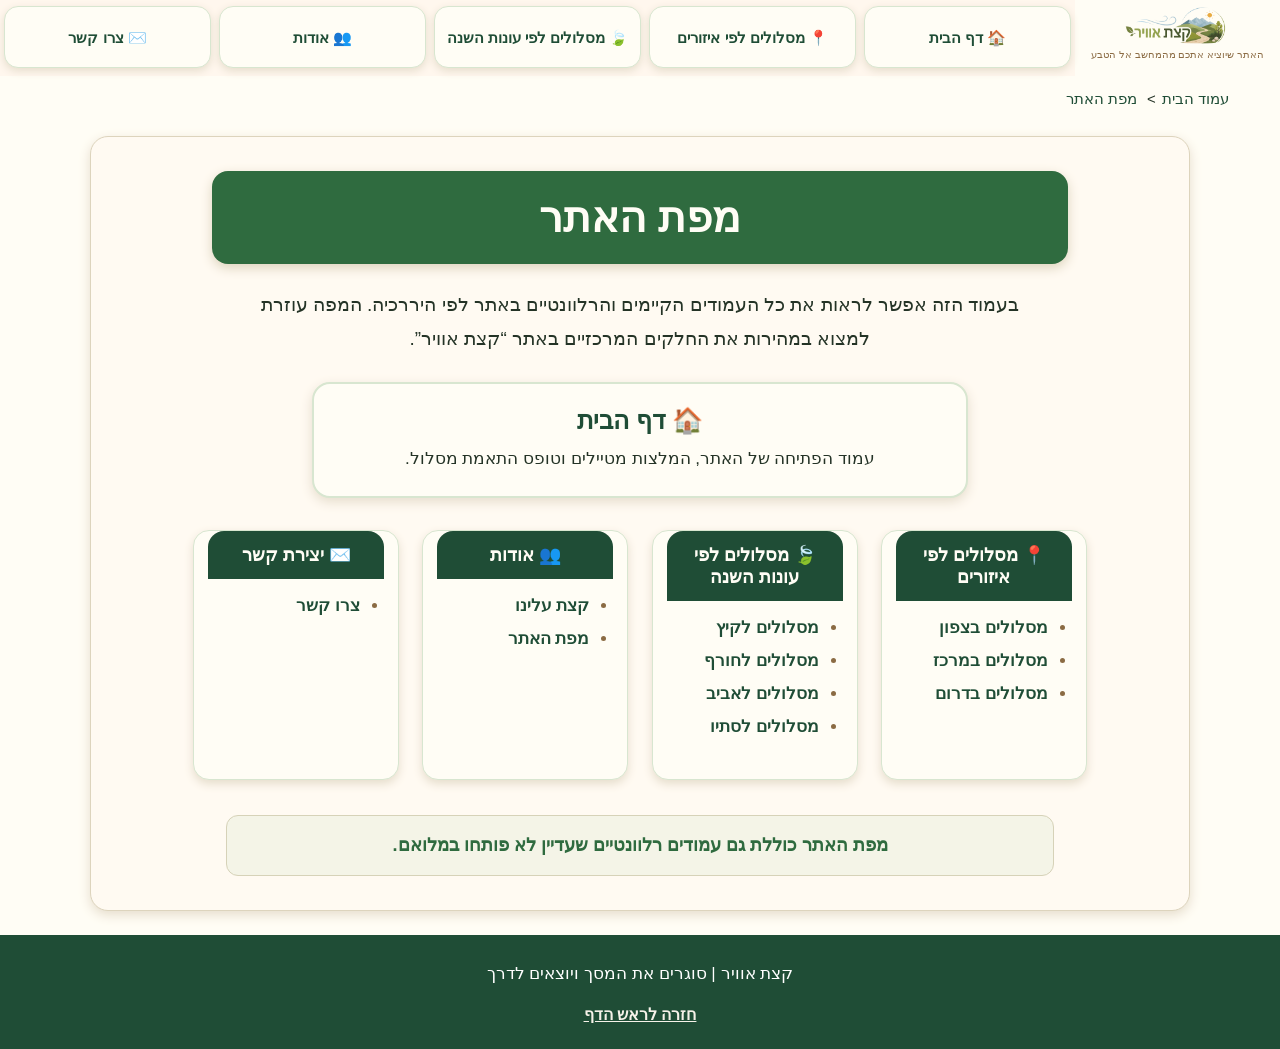
<file: siteMap.html>
<!doctype html>
<html lang="he">
<head>
    <meta charset="utf-8" />
    <title>מפת האתר - קצת אוויר</title>
    <meta name="description" content="מפת האתר של קצת אוויר" />
    <meta name="keywords" content="מפת אתר, קצת אוויר, טיולים, טבע" />
    <meta name="author" content="אריאל פריידלין,גילי אלוני" />
    <meta name="viewport" content="width=device-width, initial-scale=1.0, user-scalable=yes">

    <link rel="icon" type="image/png" href="images/nature-icon.png" />
    <link href="styles/myStyle.css" rel="stylesheet" />
</head>

<body>

<div id="container">

    <header id="top">
        <div id="topBar">
            <div id="brandArea">
                <img id="siteLogo" src="images/site-logo-removebg-preview.png" alt="קצת אוויר" />
                <p>האתר שיוציא אתכם מהמחשב אל הטבע</p>
            </div>

            <nav>
                <ul>
                    <li><a href="index.html">🏠 דף הבית</a></li>

                    <li>
                        <a href="#">📍 מסלולים לפי איזורים</a>
                        <ul class="dropDown">
                            <li><a href="North.html">⛰️ מסלולים בצפון</a></li>
                            <li><a href="Center.html">🌳 מסלולים במרכז</a></li>
                            <li><a href="South.html">🌵 מסלולים בדרום</a></li>
                        </ul>
                    </li>

                    <li>
                        <a href="#">🍃 מסלולים לפי עונות השנה</a>
                        <ul class="dropDown">
                            <li><a href="#" onclick="return false">☀️ מסלולים לקיץ</a></li>
                            <li><a href="#" onclick="return false">❄️ מסלולים לחורף</a></li>
                            <li><a href="#" onclick="return false">🌸 מסלולים לאביב</a></li>
                            <li><a href="#" onclick="return false">🍂 מסלולים לסתיו</a></li>
                        </ul>
                    </li>

                    <li>
                        <a href="#">👥 אודות</a>
                        <ul class="dropDown">
                            <li><a href="siteMap.html">🗺️ מפת האתר</a></li>
                            <li><a href="about.html">🌿 קצת עלינו</a></li>
                        </ul>
                    </li>

                    <li><a href="contactUs.html">✉️ צרו קשר</a></li>
                </ul>
            </nav>
        </div>
        
    </header>

    <div class="breadiv">
        <nav aria-label="breadcrumbs" class="breadcrumbs">
            <ul>
                <li><a href="index.html">עמוד הבית</a></li>
                <li><a href="siteMap.html">מפת האתר</a></li>
            </ul>
        </nav>
    </div>
    
    <main>
        <section id="siteMapPage" class="contentSection">
            <h2>מפת האתר</h2>

            <p id="siteMapIntro">
                בעמוד הזה אפשר לראות את כל העמודים הקיימים והרלוונטיים באתר לפי היררכיה.
                המפה עוזרת למצוא במהירות את החלקים המרכזיים באתר “קצת אוויר”.
            </p>

            <div id="siteMapTree">
                <div class="siteMapMainBox">
                    <a href="index.html">🏠 דף הבית</a>
                    <p>עמוד הפתיחה של האתר, המלצות מטיילים וטופס התאמת מסלול.</p>
                </div>

                <div class="siteMapGroup">
                    <h3>📍 מסלולים לפי איזורים</h3>
                    <ul>
                        <li><a href="North.html">מסלולים בצפון</a></li>
                        <li><a href="Center.html">מסלולים במרכז</a></li>
                        <li><a href="South.html">מסלולים בדרום</a></li>
                    </ul>
                </div>

                <div class="siteMapGroup">
                    <h3>🍃 מסלולים לפי עונות השנה</h3>
                    <ul>
                        <li><a href="#" onclick="return false">מסלולים לקיץ</a></li>
                        <li><a href="#" onclick="return false">מסלולים לחורף</a></li>
                        <li><a href="#" onclick="return false">מסלולים לאביב</a></li>
                        <li><a href="#" onclick="return false">מסלולים לסתיו</a></li>
                    </ul>
                </div>

                <div class="siteMapGroup">
                    <h3>👥 אודות</h3>
                    <ul>
                        <li><a href="about.html">קצת עלינו</a></li>
                        <li><a href="siteMap.html">מפת האתר</a></li>
                    </ul>
                </div>

                <div class="siteMapGroup">
                    <h3>✉️ יצירת קשר</h3>
                    <ul>
                        <li><a href="contactUs.html">צרו קשר</a></li>
                    </ul>
                </div>
            </div>

            <p id="siteMapNote">
                מפת האתר כוללת גם עמודים רלוונטיים שעדיין לא פותחו במלואם.
            </p>
        </section>
    </main>

    <footer>
        <p>קצת אוויר | סוגרים את המסך ויוצאים לדרך</p>
        <a href="#top">חזרה לראש הדף</a>
    </footer>

</div>

</body>
</html>
</file>
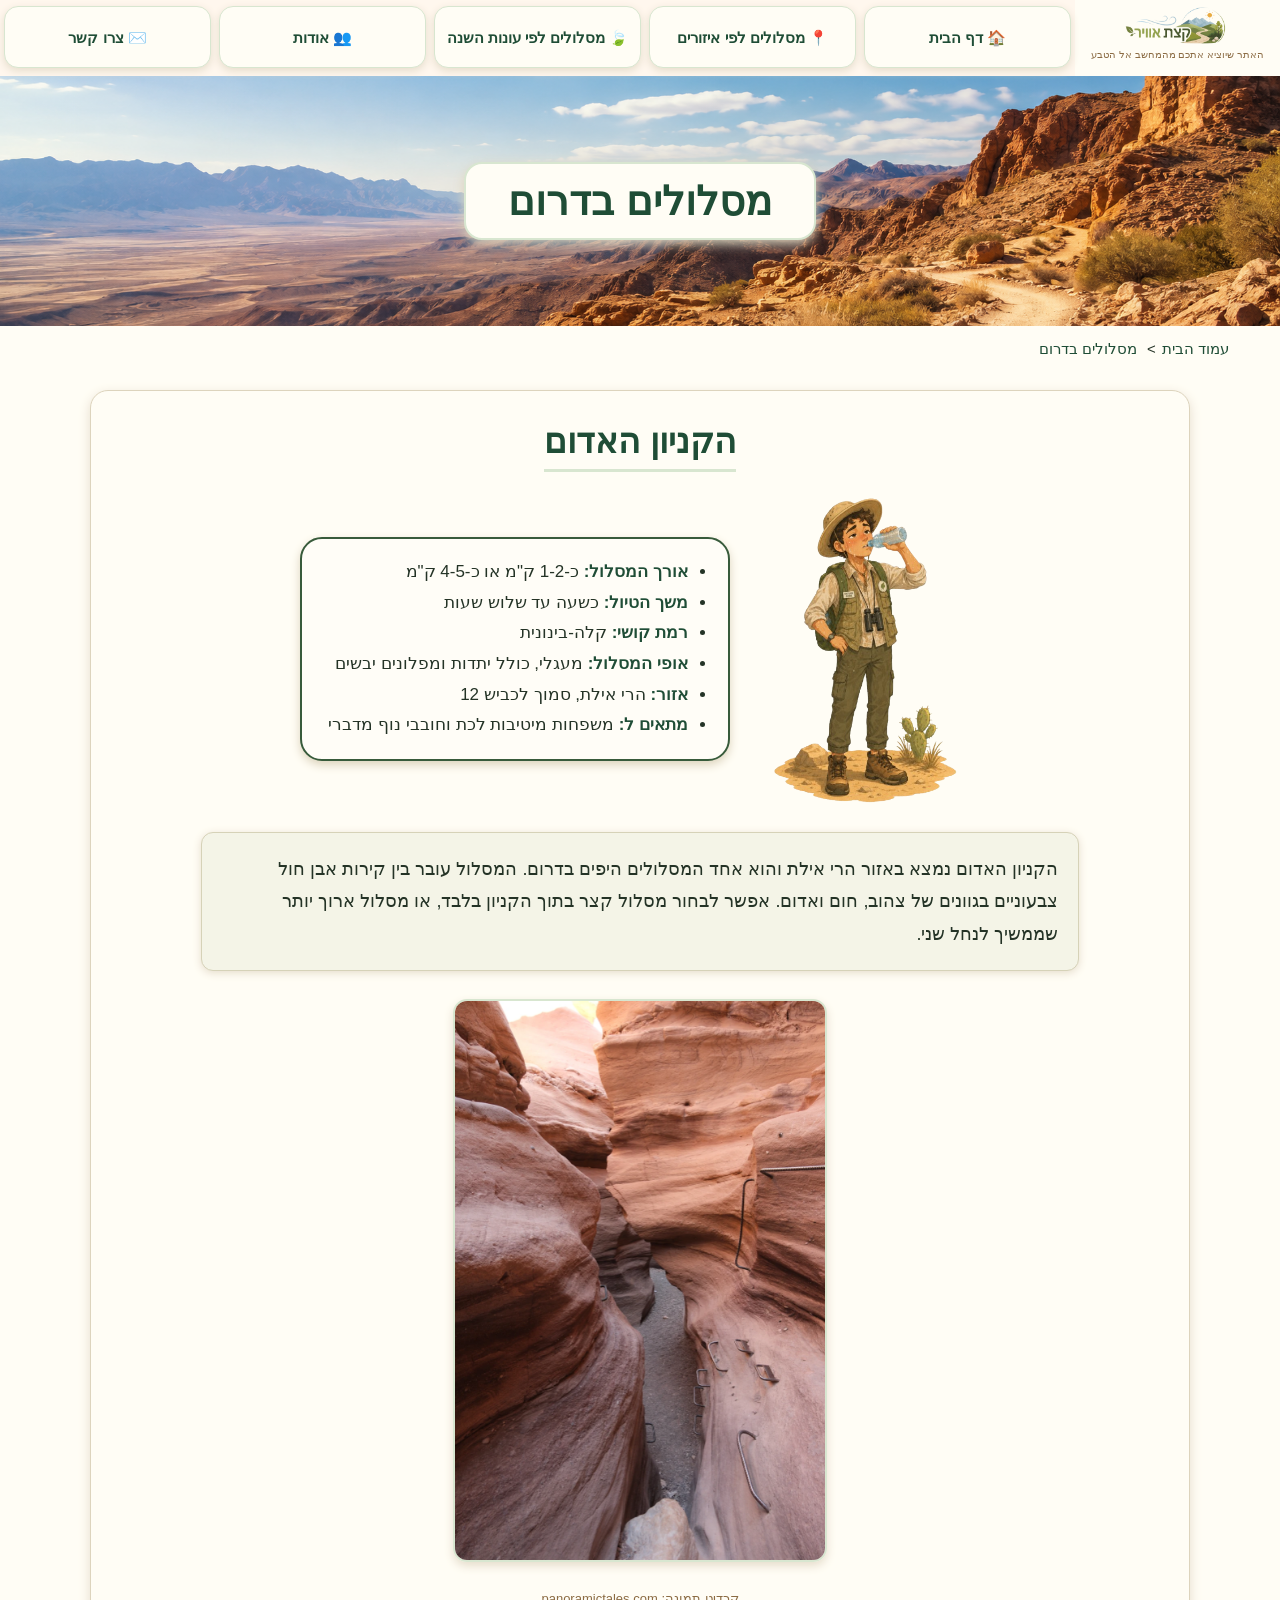
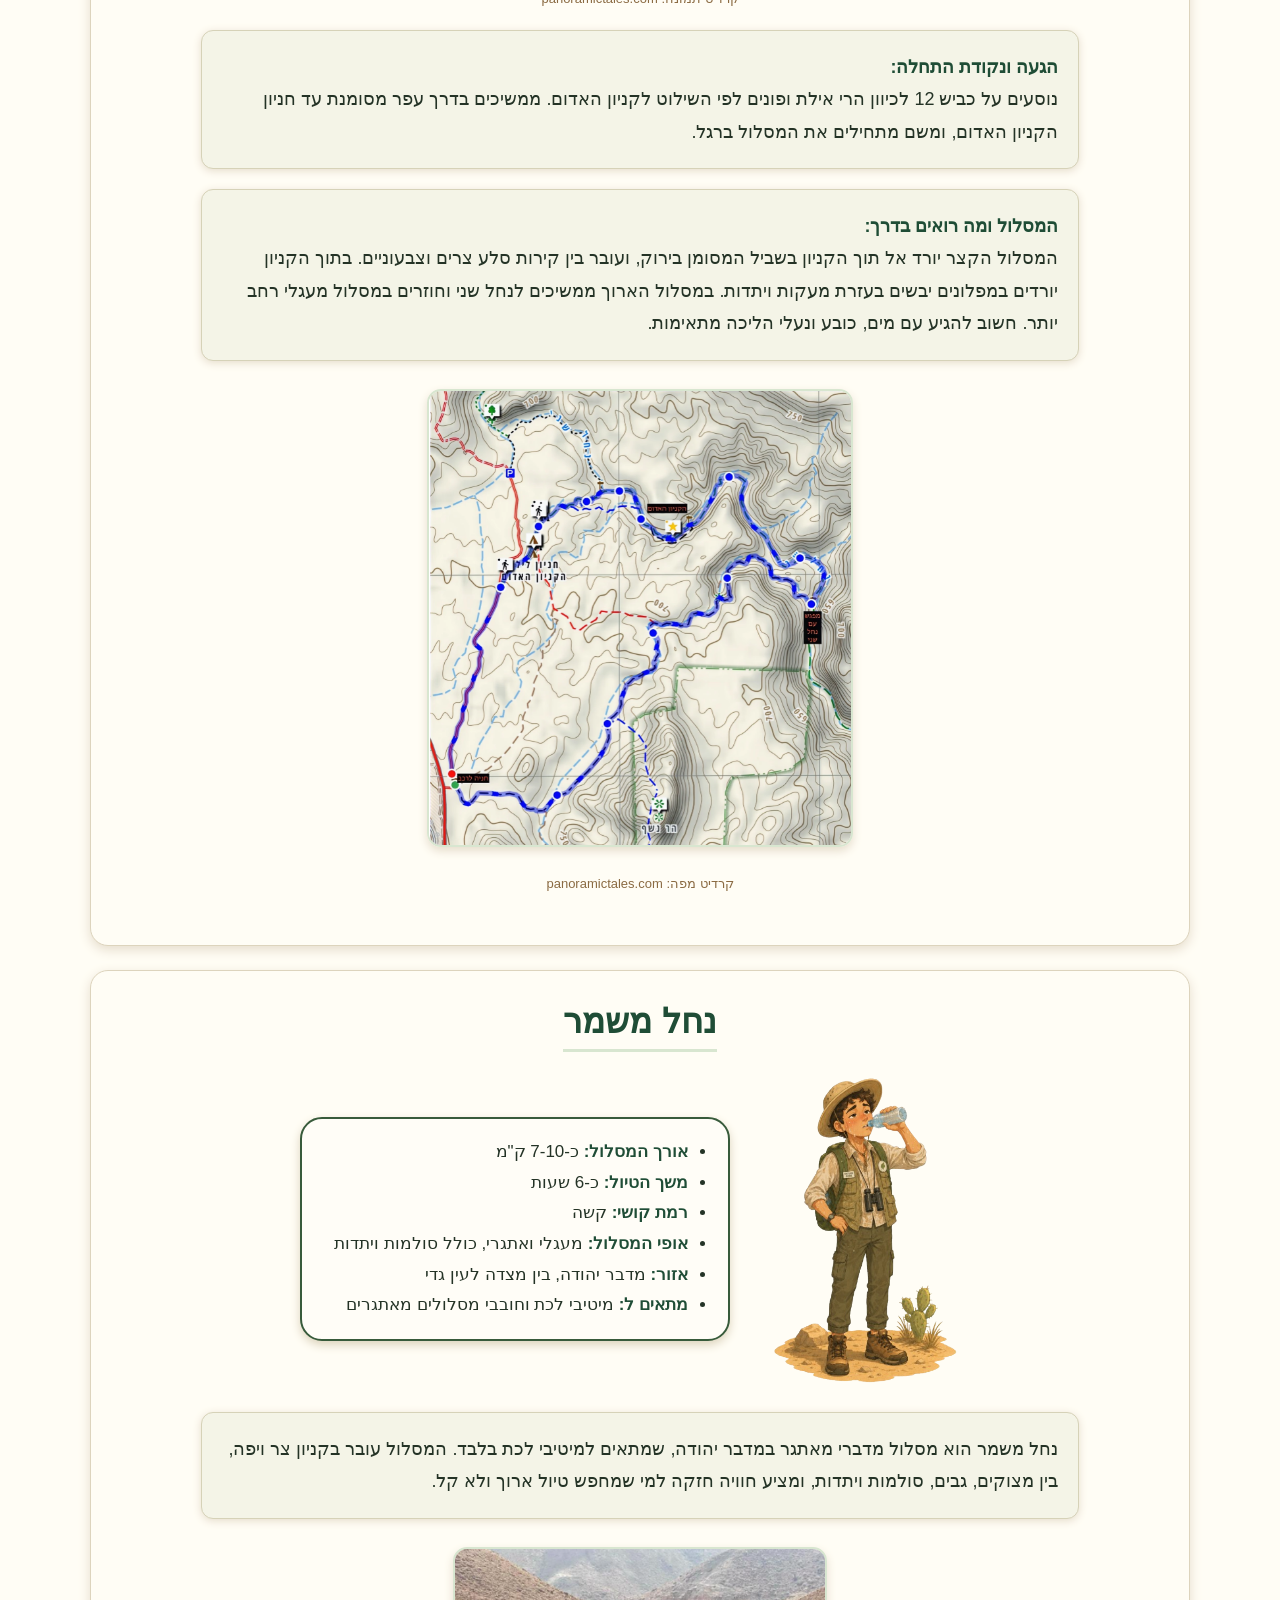
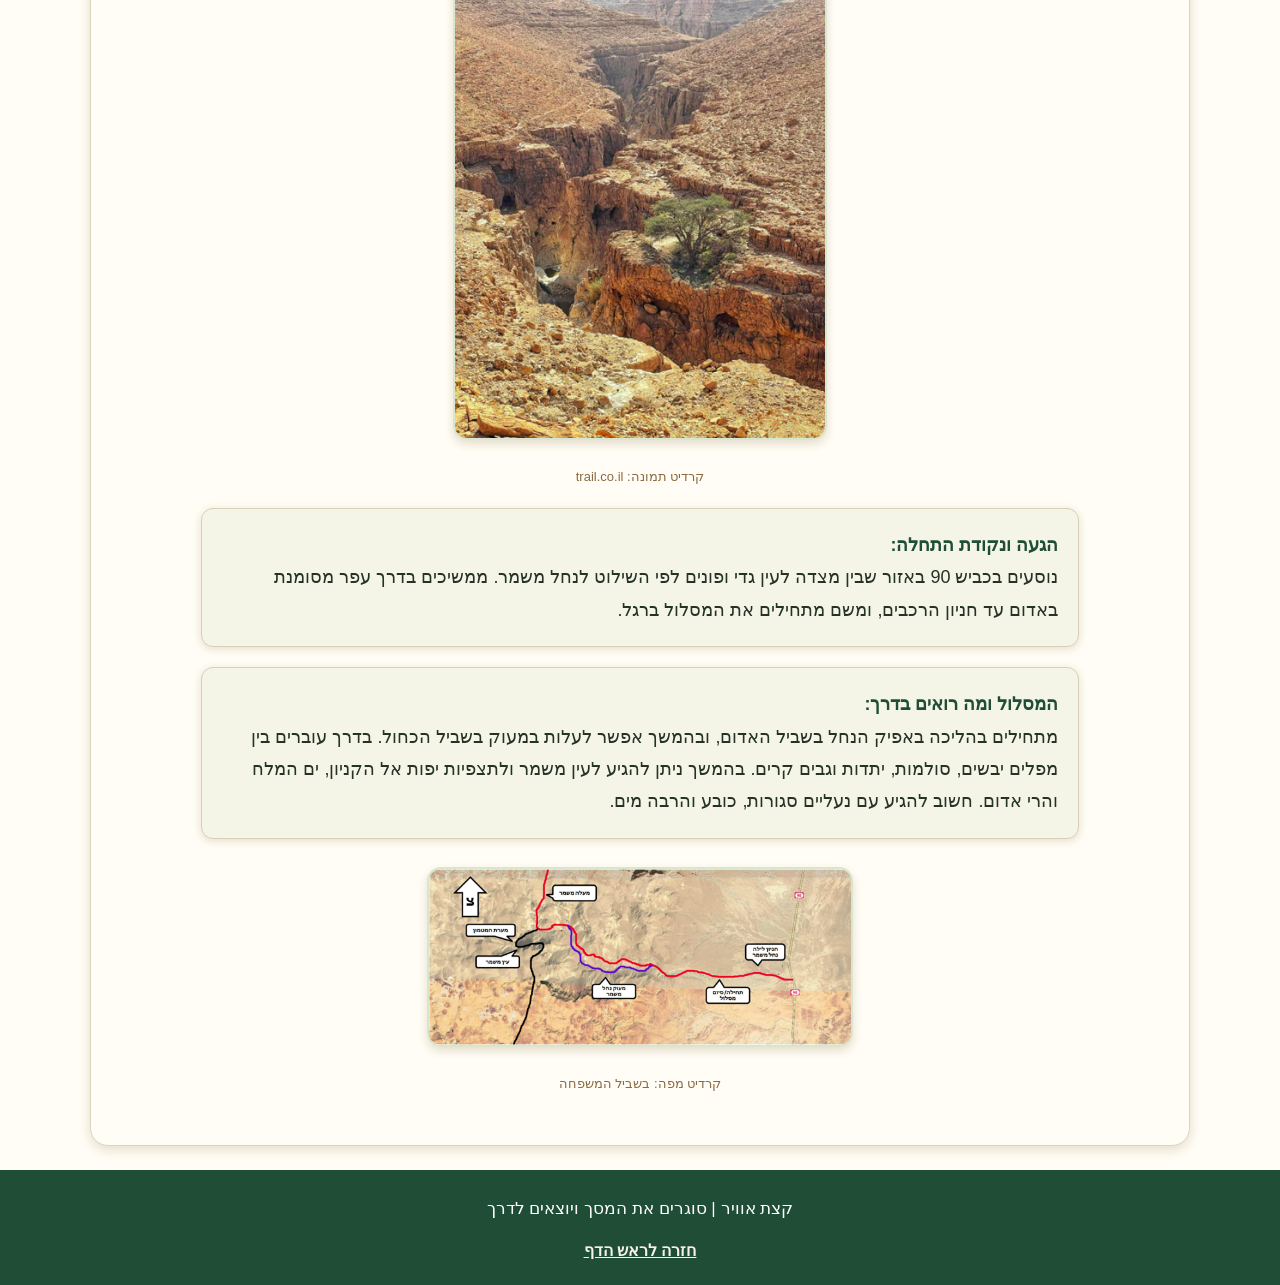
<file: South.html>
<!doctype html>
<html lang="he">
<head>
    <meta charset="utf-8" />
    <title>מסלולים בדרום - קצת אוויר</title>
    <meta name="description" content="מסלול טיול בדרום באתר קצת אוויר" />
    <meta name="keywords" content="טיולים, דרום, הקניון האדום, נחל משמר, מדבר, קצת אוויר" />
    <meta name="author" content="אריאל פריידלין גילי אלוני" />
    <meta name="viewport" content="width=device-width, initial-scale=1.0, user-scalable=yes">

    <link rel="icon" type="image/png" href="images/nature-icon.png" />
    <link href="styles/myStyle.css" rel="stylesheet" />
</head>

<body>

<div id="container">

    <header id="top">
        <div id="topBar">
            <div id="brandArea">
                <img id="siteLogo" src="images/site-logo-removebg-preview.png" alt="קצת אוויר" />
                <p>האתר שיוציא אתכם מהמחשב אל הטבע</p>
            </div>

            <nav>
                <ul>
                    <li><a href="index.html">🏠 דף הבית</a></li>

                    <li>
                        <a href="#">📍 מסלולים לפי איזורים</a>
                        <ul class="dropDown">
                            <li><a href="North.html">⛰️ מסלולים בצפון</a></li>
                            <li><a href="Center.html">🌳 מסלולים במרכז</a></li>
                            <li><a href="South.html">🌵 מסלולים בדרום</a></li>
                        </ul>
                    </li>

                    <li>
                        <a href="#">🍃 מסלולים לפי עונות השנה</a>
                        <ul class="dropDown">
                            <li><a href="#" onclick="return false">☀️ מסלולים לקיץ</a></li>
                            <li><a href="#" onclick="return false">❄️ מסלולים לחורף</a></li>
                            <li><a href="#" onclick="return false">🌸 מסלולים לאביב</a></li>
                            <li><a href="#" onclick="return false">🍂 מסלולים לסתיו</a></li>
                        </ul>
                    </li>

                    <li>
                        <a href="#">👥 אודות</a>
                        <ul class="dropDown">
                            <li><a href="siteMap.html">🗺️ מפת האתר</a></li>
                            <li><a href="about.html">🌿 קצת עלינו</a></li>
                        </ul>
                    </li>

                    <li><a href="#" onclick="return false">✉️ צרו קשר</a></li>
                </ul>
            </nav>
        </div>
       
    </header>

    <main>
        <section id="southHero" class="contentHero">
            <h1>מסלולים בדרום</h1>
        </section>

        <div class="breadiv">
            <nav aria-label="breadcrumbs" class="breadcrumbs">
                <ul>
                    <li><a href="index.html">עמוד הבית</a></li>
                    <li><a href="South.html">מסלולים בדרום</a></li>
                </ul>
            </nav>
        </div>
        
        <article class="route-content">
            <div class="route-header">
                <h2>הקניון האדום</h2>
            </div>

            <div class="route-summary">
                <img src="images/GuideInDesert.png" alt="איור של מדריך טיולים בדרום" class="guideCharacter">

                <div class="bubble">
                    <ul>
                        <li><strong>אורך המסלול:</strong> כ-1-2 ק"מ או כ-4-5 ק"מ</li>
                        <li><strong>משך הטיול:</strong> כשעה עד שלוש שעות</li>
                        <li><strong>רמת קושי:</strong> קלה-בינונית</li>
                        <li><strong>אופי המסלול:</strong> מעגלי, כולל יתדות ומפלונים יבשים</li>
                        <li><strong>אזור:</strong> הרי אילת, סמוך לכביש 12</li>
                        <li><strong>מתאים ל:</strong> משפחות מיטיבות לכת וחובבי נוף מדברי</li>
                    </ul>
                </div>
            </div>

            <div class="route-text">
                <p>
                    הקניון האדום נמצא באזור הרי אילת והוא אחד המסלולים היפים בדרום.
                    המסלול עובר בין קירות אבן חול צבעוניים בגוונים של צהוב, חום ואדום.
                    אפשר לבחור מסלול קצר בתוך הקניון בלבד, או מסלול ארוך יותר שממשיך לנחל שני.
                </p>

                <img src="images/red-canyon-route.png" alt="הקניון האדום" class="smallRouteImage">
                <p class="imageCredit">קרדיט תמונה: panoramictales.com</p>

                <p>
                    <strong>הגעה ונקודת התחלה:</strong><br>
                    נוסעים על כביש 12 לכיוון הרי אילת ופונים לפי השילוט לקניון האדום.
                    ממשיכים בדרך עפר מסומנת עד חניון הקניון האדום, ומשם מתחילים את המסלול ברגל.
                </p>

                <p>
                    <strong>המסלול ומה רואים בדרך:</strong><br>
                    המסלול הקצר יורד אל תוך הקניון בשביל המסומן בירוק, ועובר בין קירות סלע צרים וצבעוניים.
                    בתוך הקניון יורדים במפלונים יבשים בעזרת מעקות ויתדות. במסלול הארוך ממשיכים לנחל שני
                    וחוזרים במסלול מעגלי רחב יותר. חשוב להגיע עם מים, כובע ונעלי הליכה מתאימות.
                </p>

                <img src="images/red-canyon-map.png" alt="מפת מסלול הקניון האדום" class="map">
                <p class="imageCredit">קרדיט מפה: panoramictales.com</p>
            </div>
        </article>

        <article class="route-content">
            <div class="route-header">
                <h2>נחל משמר</h2>
            </div>

            <div class="route-summary">
                <img src="images/GuideInDesert.png" alt="איור של מדריך טיולים בדרום" class="guideCharacter">

                <div class="bubble">
                    <ul>
                        <li><strong>אורך המסלול:</strong> כ-7-10 ק"מ</li>
                        <li><strong>משך הטיול:</strong> כ-6 שעות</li>
                        <li><strong>רמת קושי:</strong> קשה</li>
                        <li><strong>אופי המסלול:</strong> מעגלי ואתגרי, כולל סולמות ויתדות</li>
                        <li><strong>אזור:</strong> מדבר יהודה, בין מצדה לעין גדי</li>
                        <li><strong>מתאים ל:</strong> מיטיבי לכת וחובבי מסלולים מאתגרים</li>
                    </ul>
                </div>
            </div>

            <div class="route-text">
                <p>
                    נחל משמר הוא מסלול מדברי מאתגר במדבר יהודה, שמתאים למיטיבי לכת בלבד.
                    המסלול עובר בקניון צר ויפה, בין מצוקים, גבים, סולמות ויתדות, ומציע חוויה חזקה
                    למי שמחפש טיול ארוך ולא קל.
                </p>

                <img src="images/mishmar-route.png" alt="נחל משמר" class="smallRouteImage">
                <p class="imageCredit">קרדיט תמונה: trail.co.il</p>

                <p>
                    <strong>הגעה ונקודת התחלה:</strong><br>
                    נוסעים בכביש 90 באזור שבין מצדה לעין גדי ופונים לפי השילוט לנחל משמר.
                    ממשיכים בדרך עפר מסומנת באדום עד חניון הרכבים, ומשם מתחילים את המסלול ברגל.
                </p>

                <p>
                    <strong>המסלול ומה רואים בדרך:</strong><br>
                    מתחילים בהליכה באפיק הנחל בשביל האדום, ובהמשך אפשר לעלות במעוק בשביל הכחול.
                    בדרך עוברים בין מפלים יבשים, סולמות, יתדות וגבים קרים. בהמשך ניתן להגיע לעין משמר
                    ולתצפיות יפות אל הקניון, ים המלח והרי אדום. חשוב להגיע עם נעליים סגורות,
                    כובע והרבה מים.
                </p>

                <img src="images/mishmar-map.png" alt="מפת מסלול נחל משמר" class="map">
                <p class="imageCredit">קרדיט מפה: בשביל המשפחה</p>
            </div>
        </article>

    </main>

    <footer>
        <p>קצת אוויר | סוגרים את המסך ויוצאים לדרך</p>
        <a href="#top">חזרה לראש הדף</a>
    </footer>

</div>

</body>
</html>
</file>
<file: styles/myStyle.css>
body {
    direction: rtl;
    font-family: "Segoe UI", Arial, sans-serif;
    background-color: #f7f1df;
    color: #243326;
    margin: 0;
    padding: 0;
}

#container {
    width: 100%;
    margin: 0;
    background-color: #fffdf5;
    box-sizing: border-box;
}

header {
    background-color: #fff7ee;
    color: #243326;
    text-align: center;
    padding: 0;
    margin: 0;
}

#topBar {
    width: 100%;
    margin: 0;
    padding: 0;
    text-align: right;
    background-color: #fff7ee;
    box-sizing: border-box;
    font-size: 0;
}

#brandArea {
    display: inline-block;
    width: 16%;
    height: 76px;
    vertical-align: top;
    text-align: center;
    font-size: 16px;
    padding-top: 4px;
    box-sizing: border-box;
    background-color: #fffdf5;
}

#brandArea p {
    font-size: 10px;
    line-height: 115%;
    color: #8b6b43;
    margin: 0;
    white-space: nowrap;
}

#siteLogo {
    width: 128px;
    height: auto;
    display: block;
    margin: 0 auto 2px auto;
}

nav {
    display: inline-block;
    width: 84%;
    vertical-align: top;
    margin: 0;
    padding-top: 6px;
    text-align: center;
}

nav ul {
    list-style-type: none;
    padding: 0;
    margin: 0;
    font-size: 0;
}

nav li {
    display: inline-block;
    width: 20%;
    margin: 0;
    padding: 0;
    position: relative;
    vertical-align: top;
}

nav a {
    display: block;
    width: 96%;
    height: 62px;
    line-height: 62px;
    margin: 0 2%;
    padding: 0;
    background-color: #fffdf5;
    color: #1f4d36;
    text-decoration: none;
    font-weight: bold;
    font-size: 15px;
    text-align: center;
    box-sizing: border-box;
    border: 1px solid #d8e6d0;
    border-radius: 14px;
    box-shadow: 0 3px 8px #e6ddcc;
}

nav a:hover {
    background-color: #b9b68e;
    color: white;
}

.dropDown {
    visibility: hidden;
    position: absolute;
    top: 62px;
    right: 0;
    width: 100%;
    z-index: 100;
    background-color: #fffaf2;
    border: 1px solid #ddd4bd;
    border-radius: 8px;
    box-shadow: 0 5px 12px #d8e6d0;
}

.dropDown li {
    display: block;
    width: 100%;
}

.dropDown a {
    width: 100%;
    background-color: #fffaf2;
    color: #3b2d24;
    border-top: 1px solid #ddd4bd;
    border-left: none;
    border-right: none;
    border-bottom: none;
    border-radius: 0;
    box-shadow: none;
    font-size: 14px;
}

nav li:hover .dropDown {
    visibility: visible;
}

.dropDown a:hover {
    background-color: #8e8b5f;
    color: white;
}

#homeIntro {
    width: 100%;
    margin: 0 auto 24px auto;
    padding: 0;
    background-color: #fffaf2;
    text-align: center;
    font-size: 0;
    direction: ltr;
    box-shadow: 0 4px 12px #e6ddcc;
    box-sizing: border-box;
}

#natureImageSide {
    display: block;
    width: 100%;
    height: 560px;
    position: relative;
    text-align: left;
    font-size: 16px;
    box-sizing: border-box;
    background-image: url("../images/GuideInNature.png");
    background-repeat: no-repeat;
    background-size: cover;
    background-position: center center;
}

#israelMap {
    position: absolute;
    top: 18px;
    right: 2%;
    height: 500px;
    width: auto;
}

#introText {
    position: absolute;
    top: 18px;
    right: 23%;
    width: 38%;
    text-align: center;
    direction: rtl;
    color: #2a211b;
    text-shadow: 1px 1px 4px #fffdf5;
}

#introText h1 {
    font-size: 34px;
    color: #1f4d36;
    margin: 0;
    white-space: nowrap;
    font-weight: bold;
    text-shadow: 2px 2px 5px #fffdf5;
}

#introText p {
    font-size: 16px;
    line-height: 150%;
    margin-top: 8px;
    color: #2a211b;
    font-weight: bold;
    text-shadow: 1px 1px 4px #fffdf5;
}

#speechBubble {
    position: absolute;
    top: 42px;
    left: 20%;
    width: 250px;
    background-color: #fffdf7;
    color: #243326;
    border: 2px solid #385b3b;
    border-radius: 24px;
    padding: 14px;
    text-align: right;
    z-index: 3;
    box-shadow: 0 4px 10px #ddd4bd;
}

#speechBubble p {
    margin: 0;
    font-size: 17px;
    line-height: 150%;
}

#speechBubble:after {
    content: "";
    position: absolute;
    top: 100%;
    left: 65px;
    width: 0;
    height: 0;
    border-top: 18px solid #385b3b;
    border-left: 6px solid transparent;
    border-right: 22px solid transparent;
}

#travelersRecommendations {
    display: block;
    width: 38%;
    position: absolute;
    top: 115px;
    right: 23%;
    margin: 0;
    padding: 12px 18px 16px 18px;
    background-color: #fff8e8;
    text-align: right;
    font-size: 16px;
    direction: rtl;
    box-sizing: border-box;
}

#travelersRecommendations h2 {
    color: #385b3b;
    font-size: 27px;
    margin-top: 0;
    margin-bottom: 10px;
    text-align: center;
}

.recommendation {
    background-color: #fffdf5;
    border: 1px solid #ddd4bd;
    border-radius: 12px;
    padding: 9px 12px;
    margin-bottom: 8px;
    box-shadow: 0 3px 8px #e6ddcc;
}

.recommendation p {
    font-size: 13px;
    line-height: 145%;
    margin-top: 0;
    margin-bottom: 8px;
}

.recommendation h3 {
    font-size: 14px;
    margin: 0;
    color: #2f6b3f;
}

.contentSection {
    width: 86%;
    margin: 20px auto;
    padding: 28px 2%;
    border: 1px solid #ddd4bd;
    border-radius: 18px;
    text-align: center;
    background-color: #fffaf2;
    box-shadow: 0 4px 12px #e6ddcc;
    box-sizing: border-box;
}

.contentSection h2 {
    text-align: center;
    font-size: 32px;
    color: #385b3b;
    margin-top: 0;
    margin-bottom: 20px;
}

h2,
h3 {
    color: #2f6b3f;
}

p {
    font-size: 17px;
    line-height: 170%;
}

.tripBox {
    display: inline-block;
    width: 30%;
    height: 520px;
    vertical-align: top;
    background-color: #fffdf7;
    border: 1px solid #ddd4bd;
    border-radius: 14px;
    padding: 24px;
    margin: 1%;
    text-align: center;
    box-sizing: border-box;
    box-shadow: 0 4px 10px #e6ddcc;
    color: #243326;
}

.tripBox h3 {
    margin-top: 0;
    font-size: 26px;
    color: #1f4d36;
}

.tripBox p {
    font-size: 18px;
    line-height: 170%;
    min-height: 85px;
    color: #243326;
}

.tripBox input[type="button"],
#findTrailButton {
    background-color: #385b3b;
    color: white;
    border: none;
    font-weight: bold;
    cursor: pointer;
    box-shadow: 0 3px 7px #ddd4bd;
}

.tripBox input[type="button"] {
    width: 155px;
    height: 42px;
    font-size: 16px;
    border-radius: 8px;
}

.tripBox input[type="button"]:hover {
    background-color: #263f29;
}

#findTrailButton:hover {
    background-color: #143524;
}

.resultBox {
    background-color: #f4f4e7;
    border: 1px solid #d6d2b8;
    border-radius: 10px;
    padding: 12px;
    min-height: 70px;
    margin-top: 16px;
    font-size: 16px;
    line-height: 160%;
}

#quickIdeaSection {
    width: 100%;
    margin: 0;
    padding: 18px 0;
    border: none;
    border-radius: 0;
    background-color: transparent;
    box-shadow: none;
}

#wideTipBox {
    width: 88%;
    height: auto;
    min-height: 260px;
    margin: 18px auto 0 auto;
    display: block;
}

#wideTipBox p {
    min-height: 0;
}

#wideTipBox .resultBox {
    width: 80%;
    min-height: 80px;
    margin: 20px auto 0 auto;
    font-size: 18px;
}

#trailFinderSection {
    width: 100%;
    margin: 0;
    padding: 34px 1.5%;
    background-color: #f7f1df;
    border-right: none;
    border-left: none;
    border-radius: 0;
    box-sizing: border-box;
}

.trailIntro {
    width: 80%;
    margin: 0 auto 22px auto;
    font-size: 18px;
    line-height: 170%;
    color: #243326;
}

#trailFinderBox {
    width: 96%;
    margin: 0 2%;
    text-align: center;
}

#trailChoiceArea {
    display: inline-block;
    width: 58%;
    vertical-align: top;
    text-align: right;
}

#trailResultArea {
    display: inline-block;
    width: 35%;
    height: 710px;
    margin-right: 2%;
    vertical-align: top;
    background-color: #fffdf5;
    border: 2px solid #d8e6d0;
    border-radius: 18px;
    padding: 26px;
    box-sizing: border-box;
    box-shadow: 0 5px 14px #d6d2b8;
    text-align: right;
}

#trailResultArea h3 {
    margin-top: 0;
    text-align: center;
    font-size: 27px;
    color: #1f4d36;
}

.trailTextBox,
.trailNotesBox,
.trailQuestionBox {
    background-color: #fffdf5;
    border: 1px solid #d8e6d0;
    border-radius: 14px;
    box-shadow: 0 3px 9px #e6ddcc;
    box-sizing: border-box;
}

.trailTextBox,
.trailNotesBox {
    display: block;
    width: 96%;
    margin: 0 1% 10px 1%;
    padding: 0 10px 10px 10px;
}

.trailTextBox h3,
.trailQuestionBox h3 {
    margin: 0 0 8px 0;
    padding: 8px 10px;
    background-color: #1f4d36;
    color: #fffdf5;
    border-radius: 14px 14px 0 0;
    font-size: 16px;
}

.trailTextBox label,
.trailNotesBox label {
    display: inline-block;
    margin-left: 12px;
    font-size: 15px;
}

.trailTextBox input,
.trailNotesBox textarea {
    width: 240px;
    height: 32px;
    border: 1px solid #2f6b3f;
    border-radius: 8px;
    font-size: 17px;
    padding: 3px 8px;
    box-sizing: border-box;
    font-family: "Segoe UI", Arial, sans-serif;
}

/* המלבן שבתוכו נמצאת המפה והסיכום */
#trailMapBox {
    position: relative;
    width: 88%;
    height: 560px;
    margin: 10px 6% 0 6%;
    text-align: center;
    overflow: hidden;
}

/* הקופסה שמחזיקה את שלושת חלקי המפה */
#mapPartsBox {
    position: relative;
    width: 270px;
    height: 410px;
    margin: 70px auto 0 auto;
}

/* כל חלק של המפה מקבל מיקום חופשי בתוך הקופסה */
.mapPart {
    position: absolute;
    margin: 0;
}

/* מצב התחלתי: חלקי המפה שקופים */
.dimPart {
    opacity: 0.5;
}

/* מצב אחרי בחירה: החלק הנבחר מלא */
.fullPart {
    opacity: 1;
}

.northPart {
    /* כאן מזיזים את חלק הצפון: top למעלה/למטה, left ימינה/שמאלה */
    width: 118px;
    top: 3%;
    left: 40%;
}

.centerPart {
    /* כאן מזיזים את חלק המרכז: top למעלה/למטה, left ימינה/שמאלה */
    width: 132px;
    top: 30.4%;
    left: 24%;
}

.southPart {
    /* כאן מזיזים את חלק הדרום: top למעלה/למטה, left ימינה/שמאלה */
    width: 114px;
    top: 56.65%;
    left: 24.7%;
}

/* סולם הקושי של הטיול */
#effortScaleBox {
    position: absolute;
    width: 118px;
    top: 25%;
    right: 80%;
}

/* כל שורה בסולם הקושי */
.effortLine {
    position: relative;
    width: 50%;
    height: 30px;
    margin-bottom: 20%;
    left: 15%;
    
}

/* תמונת המלבן הצבעוני */
.effortBar {
    width: 170%;
    
    
}

/* החץ שמופיע על הצבע שנבחר */
.effortArrow {
    position: absolute;
    width: 100%;
    top: 40%;
    left: 80%;
}

/* התיבות הקטנות שמופיעות מסביב למפה */
.trailInfoBox {
    position: absolute;
    width: 138px;
    min-height: 42px;
    padding: 10px 8px;
    background-color: #fffdf5;
    border: 1px solid #d8e6d0;
    border-radius: 12px;
    color: #1f4d36;
    font-size: 17px;
    font-weight: bold;
    line-height: 130%;
    box-shadow: 0 3px 8px #ddd4bd;
    box-sizing: border-box;
}

/* מיקום התיבה של העונה */
.topLeftInfo {
    top: 20px;
    left: 0;
}

/* מיקום התיבה של הזמן */
.topRightInfo {
    top: 20px;
    right: 0;
}

/* מיקום התיבה של סוג הטבע */
.bottomLeftInfo {
    bottom: 72px;
    left: 0;
}

/* מיקום התיבה של עם מי יוצאים */
.bottomRightInfo {
    bottom: 72px;
    right: 0;
}

/* תיבת הסיכום שמופיעה אחרי לחיצה על הכפתור */
#trailResult {
    position: absolute;
    width: 82%;
    right: 9%;
    bottom: 70px;
    margin: 0;
    padding: 12px;
    background-color: #fffdf5;
    border: 1px solid #d8e6d0;
    border-radius: 14px;
    font-size: 14px;
    line-height: 150%;
    color: #243326;
    z-index: 3;
    box-shadow: 0 3px 8px #e6ddcc;
    box-sizing: border-box;
}

.trailQuestionBox {
    display: inline-block;
    width: 47%;
    height: 122px;
    vertical-align: top;
    margin: 0 1% 10px 1%;
    padding: 0 10px 10px 10px;
}

.trailNotesBox textarea {
    width: 100%;
    height: 150%;
    vertical-align: top;
}

.trailQuestionBox label {
    display: inline-block;
    width: 47%;
    margin: 3px 1%;
    font-size: 14px;
    line-height: 130%;
    color: #243326;
    vertical-align: top;
    box-sizing: border-box;
}

.trailQuestionBox input {
    margin-left: 6px;
}

#findTrailButton {
    display: block;
    width: 190px;
    height: 42px;
    margin: 10px auto 0 auto;
    border-radius: 12px;
    font-size: 17px;
    opacity: 0.5;
}

#findTrailButton:enabled {
    opacity: 1;
}

@media screen and (max-width: 1000px) {
    #trailFinderSection {
        padding-right: 1%;
        padding-left: 1%;
    }

    .trailIntro {
        width: 92%;
    }

    #trailChoiceArea {
        display: block;
        width: 94%;
        margin: 0 3%;
    }

    #trailResultArea {
        display: block;
        width: 94%;
        height: 640px;
        margin: 18px 3% 0 3%;
        padding: 18px;
    }

    #trailMapBox {
        width: 92%;
        height: 500px;
        margin: 8px 4% 0 4%;
    }

    #mapPartsBox {
        margin-top: 62px;
    }

    #effortScaleBox {
        top: 145px;
        left: 4px;
    }

    .trailInfoBox {
        width: 126px;
        font-size: 15px;
        padding: 8px 6px;
    }

    #trailResult {
        width: 78%;
        right: 11%;
        bottom: 58px;
        font-size: 13px;
    }
}

@media screen and (max-width: 700px) {
    .trailQuestionBox {
        width: 96%;
        height: auto;
        min-height: 122px;
        margin: 0 2% 14px 2%;
    }

    #trailResultArea {
        height: 650px;
    }

    #mapPartsBox {
        margin-top: 60px;
        width: 240px;
    }

    #effortScaleBox {
        width: 100px;
        top: 142px;
        left: 2px;
    }

    .effortLine {
        width: 100px;
        height: 28px;
        margin-bottom: 8px;
    }

    .effortBar {
        width: 92px;
    }

    .effortArrow {
        width: 22px;
        left: 35px;
    }

    .trailInfoBox {
        width: 112px;
        font-size: 14px;
    }
}

table {
    width: 100%;
    border: 1px solid #2f6b3f;
    border-collapse: collapse;
    background-color: white;
    box-shadow: 0 4px 10px #d8e6d0;
}

th,
td {
    padding: 12px;
    border: 1px solid #2f6b3f;
}

th {
    background-color: #2f6b3f;
    color: white;
    font-size: 17px;
}

td {
    font-size: 16px;
}

#aboutPage {
    width: 82%;
    padding: 34px 4%;
    text-align: center;
}

#aboutHeroBox {
    width: 86%;
    margin: 0 auto 20px auto;
    padding: 24px;
    background-color: #fffdf5;
    border: 1px solid #d8e6d0;
    border-radius: 18px;
    box-shadow: 0 4px 12px #e6ddcc;
    box-sizing: border-box;
}

#aboutHeroBox img {
    width: 190px;
    height: auto;
    margin-bottom: 8px;
}

#aboutHeroBox h3,
.aboutInfoBox h3,
.aboutWideBox h3 {
    color: #1f4d36;
    font-size: 24px;
    margin-top: 0;
    margin-bottom: 10px;
}

#aboutHeroBox p,
.aboutInfoBox p,
.aboutWideBox p {
    font-size: 18px;
    line-height: 175%;
    margin: 8px 0;
}

.aboutInfoBox {
    display: inline-block;
    width: 46%;
    min-height: 210px;
    vertical-align: top;
    margin: 1%;
    padding: 22px;
    background-color: #fffdf5;
    border: 1px solid #d8e6d0;
    border-radius: 16px;
    box-shadow: 0 4px 10px #e6ddcc;
    box-sizing: border-box;
}

.aboutWideBox {
    width: 86%;
    margin: 18px auto;
    padding: 22px;
    background-color: #f4f4e7;
    border: 1px solid #d6d2b8;
    border-radius: 16px;
    box-sizing: border-box;
}

#aboutPagesList {
    width: 82%;
    margin: 0 9%;
    padding-right: 24px;
    text-align: right;
}

#aboutPagesList li {
    font-size: 17px;
    line-height: 180%;
    margin-bottom: 8px;
}

#aboutPagesList a {
    color: #1f4d36;
    font-weight: bold;
}

#aboutPagesList a:hover {
    color: #8b6b43;
}

#aboutLinksBox {
    margin-top: 22px;
}

#aboutLinksBox a {
    display: inline-block;
    width: 170px;
    height: 44px;
    line-height: 44px;
    margin: 0 8px;
    background-color: #385b3b;
    color: white;
    text-decoration: none;
    font-size: 17px;
    font-weight: bold;
    border-radius: 10px;
    box-shadow: 0 3px 7px #ddd4bd;
}

#aboutLinksBox a:hover {
    background-color: #263f29;
}

#hitLogoBox {
    width: 86%;
    margin: 26px auto 0 auto;
    padding-top: 18px;
    border-top: 1px solid #d8e6d0;
    text-align: center;
}

#hitLogoBox img {
    width: 320px;
    height: auto;
}

#contactPage {
    width: 82%;
    padding: 34px 4%;
}

#contactIntro {
    width: 76%;
    margin: 0 auto 24px auto;
    padding: 18px;
    background-color: #f4f4e7;
    border: 1px solid #d6d2b8;
    border-radius: 14px;
    box-sizing: border-box;
}

#contactIntro p {
    margin: 0;
    font-size: 18px;
    line-height: 170%;
}

#contactForm {
    width: 62%;
    margin: 0 auto;
    padding: 26px;
    background-color: #fffdf5;
    border: 1px solid #d8e6d0;
    border-radius: 18px;
    box-shadow: 0 4px 12px #e6ddcc;
    box-sizing: border-box;
    text-align: right;
}

.contactField {
    margin-bottom: 16px;
}

.contactField label {
    display: inline-block;
    width: 26%;
    font-size: 17px;
    font-weight: bold;
    color: #1f4d36;
    vertical-align: top;
}

.contactField input,
.contactField select,
.contactField textarea {
    width: 68%;
    border: 1px solid #2f6b3f;
    border-radius: 8px;
    padding: 7px;
    font-size: 16px;
    font-family: "Segoe UI", Arial, sans-serif;
    box-sizing: border-box;
}

.contactField input,
.contactField select {
    height: 38px;
}

.contactField textarea {
    height: 140px;
    vertical-align: top;
}

.contactAreaOptions {
    display: inline-block;
    width: 68%;
}

.contactAreaOptions input {
    width: auto;
    height: auto;
    margin-right: 12px;
}

.contactAreaOptions label {
    width: auto;
    margin-left: 14px;
    font-weight: normal;
    color: #243326;
}

#contactButtons {
    text-align: center;
    margin-top: 18px;
}

#contactButtons input {
    width: 130px;
    height: 42px;
    margin: 0 6px;
    background-color: #385b3b;
    color: white;
    border: none;
    border-radius: 10px;
    font-size: 16px;
    font-weight: bold;
    box-shadow: 0 3px 7px #ddd4bd;
}

#contactButtons input:hover {
    background-color: #263f29;
}

#siteMapPage {
    width: 86%;
    padding: 34px 4%;
}

#siteMapPage h2 {
    width: 86%;
    margin: 0 auto 24px auto;
    padding: 22px 0;
    background-color: #2f6b3f;
    color: #fffdf5;
    border-radius: 16px;
    font-size: 42px;
    box-shadow: 0 4px 12px #ddd4bd;
}

#siteMapIntro {
    width: 78%;
    margin: 0 auto 26px auto;
    font-size: 19px;
    line-height: 180%;
    color: #243326;
}

#siteMapTree {
    width: 94%;
    margin: 0 3%;
    text-align: center;
}

.siteMapMainBox {
    width: 70%;
    margin: 0 auto 22px auto;
    padding: 22px;
    background-color: #fffdf5;
    border: 2px solid #d8e6d0;
    border-radius: 18px;
    box-shadow: 0 4px 12px #e6ddcc;
    box-sizing: border-box;
}

.siteMapMainBox a {
    color: #1f4d36;
    font-size: 25px;
    font-weight: bold;
    text-decoration: none;
}

.siteMapMainBox p {
    margin: 10px 0 0 0;
    font-size: 17px;
}

.siteMapGroup {
    display: inline-block;
    width: 22%;
    min-height: 250px;
    vertical-align: top;
    margin: 1%;
    padding: 0 14px 18px 14px;
    background-color: #fffdf5;
    border: 1px solid #d8e6d0;
    border-radius: 16px;
    box-shadow: 0 4px 10px #e6ddcc;
    box-sizing: border-box;
    text-align: right;
}

.siteMapGroup h3 {
    margin: 0 0 16px 0;
    padding: 13px 10px;
    background-color: #1f4d36;
    color: #fffdf5;
    border-radius: 16px 16px 0 0;
    font-size: 18px;
    text-align: center;
}

.siteMapGroup ul {
    margin: 0;
    padding-right: 24px;
}

.siteMapGroup li {
    margin-bottom: 12px;
    font-size: 17px;
    color: #8b6b43;
}

.siteMapGroup a {
    color: #1f4d36;
    font-weight: bold;
    text-decoration: none;
}

.siteMapGroup a:hover,
.siteMapMainBox a:hover {
    color: #8b6b43;
    text-decoration: underline;
}

#siteMapNote {
    width: 80%;
    margin: 26px auto 0 auto;
    padding: 14px;
    background-color: #f4f4e7;
    border: 1px solid #d6d2b8;
    border-radius: 12px;
    color: #2f6b3f;
    font-size: 18px;
    font-weight: bold;
}

.contentHero {
    width: 100%;
    height: 250px;
    padding-top: 86px;
    background-image: url("../images/north-hero.png");
    background-repeat: no-repeat;
    background-size: cover;
    background-position: center center;
    box-sizing: border-box;
    text-align: center;
}

#centerHero {
    background-image: url("../images/center-banner.png");
}

#southHero {
    background-image: url("../images/south-banner.png");
}

.contentHero h1 {
    display: inline-block;
    margin: 0;
    padding: 14px 42px;
    background-color: #fffdf5;
    color: #1f4d36;
    border: 2px solid #d8e6d0;
    border-radius: 18px;
    font-size: 40px;
    box-shadow: 0 4px 12px #ddd4bd;
}

.route-content {
    width: 86%;
    margin: 24px auto;
    padding: 30px 3%;
    background-color: #fffdf5;
    border: 1px solid #ddd4bd;
    border-radius: 18px;
    box-shadow: 0 4px 12px #e6ddcc;
    box-sizing: border-box;
}

.route-header {
    text-align: center;
    margin-bottom: 22px;
}

.route-header h2 {
    display: inline-block;
    color: #1f4d36;
    font-size: 34px;
    margin: 0;
    padding-bottom: 8px;
    border-bottom: 3px solid #d8e6d0;
}

.route-summary {
    width: 86%;
    margin: 0 auto 28px auto;
    text-align: center;
    font-size: 0;
}

.route-summary .guideCharacter {
    display: inline-block;
    width: auto;
    height: 310px;
    margin-left: 20px;
    vertical-align: middle;
}

.route-summary .bubble {
    display: inline-block;
    position: relative;
    top: auto;
    left: auto;
    right: auto;
    width: 430px;
    vertical-align: middle;
    font-size: 16px;
    background-color: #fffdf7;
    border: 2px solid #385b3b;
    border-radius: 22px;
    padding: 18px;
    text-align: right;
    box-shadow: 0 4px 10px #ddd4bd;
    box-sizing: border-box;
}

.route-summary ul {
    margin: 0;
    padding-right: 22px;
}

.route-summary li {
    font-size: 17px;
    line-height: 180%;
    color: #243326;
}

.route-content strong {
    color: #1f4d36;
}

.route-text {
    width: 86%;
    margin: 0 7%;
    text-align: right;
}

.route-text p {
    background-color: #f4f4e7;
    border: 1px solid #d6d2b8;
    border-radius: 12px;
    padding: 20px;
    margin-bottom: 20px;
    font-size: 18px;
    line-height: 180%;
    box-shadow: 0 2px 8px #e6ddcc;
}

.route-text img {
    display: block;
    width: 62%;
    height: auto;
    margin: 28px auto;
    border: 2px solid #d8e6d0;
    border-radius: 14px;
    box-shadow: 0 4px 10px #e6ddcc;
}

.route-text .map {
    width: 48%;
}

.route-text .smallRouteImage {
    width: 42%;
}

.route-text .imageCredit {
    width: 62%;
    margin: 0 auto 22px auto;
    padding: 0;
    background-color: transparent;
    border: 0;
    box-shadow: none;
    color: #8b6b43;
    font-size: 13px;
    line-height: 140%;
    text-align: center;
}

.breadiv {
    width: 100%;
    background-color: #fffdf5;
    padding: 8px 0;
}

.breadcrumbs {
    width: 86%;
    margin-right: 4%;
    text-align: right;
}

.breadcrumbs ul {
    list-style-type: none;
    margin: 0;
    padding: 0;
    font-size: 15px;
}

.breadcrumbs li {
    display: inline-block;
    width: auto;
    margin: 0;
    padding: 0;
    position: static;
    font-size: 15px;
    color: #1f4d36;
}

.breadcrumbs li:after {
    content: ">";
    margin: 0 6px;
    color: #243326;
}

.breadcrumbs li:last-child:after {
    content: "";
    margin: 0;
}

.breadcrumbs a {
    display: inline;
    width: auto;
    height: auto;
    line-height: normal;
    margin: 0;
    padding: 0;
    background-color: transparent;
    color: #1f4d36;
    border: none;
    border-radius: 0;
    box-shadow: none;
    text-decoration: none;
    font-size: 15px;
    font-weight: normal;
}

.breadcrumbs a:hover {
    background-color: transparent;
    color: #1f4d36;
    text-decoration: underline;
}

footer {
    background-color: #1f4d36;
    color: white;
    text-align: center;
    padding: 25px;
    margin-top: 24px;
}

footer p {
    margin-top: 0;
}

footer a {
    color: #f6f2e9;
    font-weight: bold;
}
</file>
